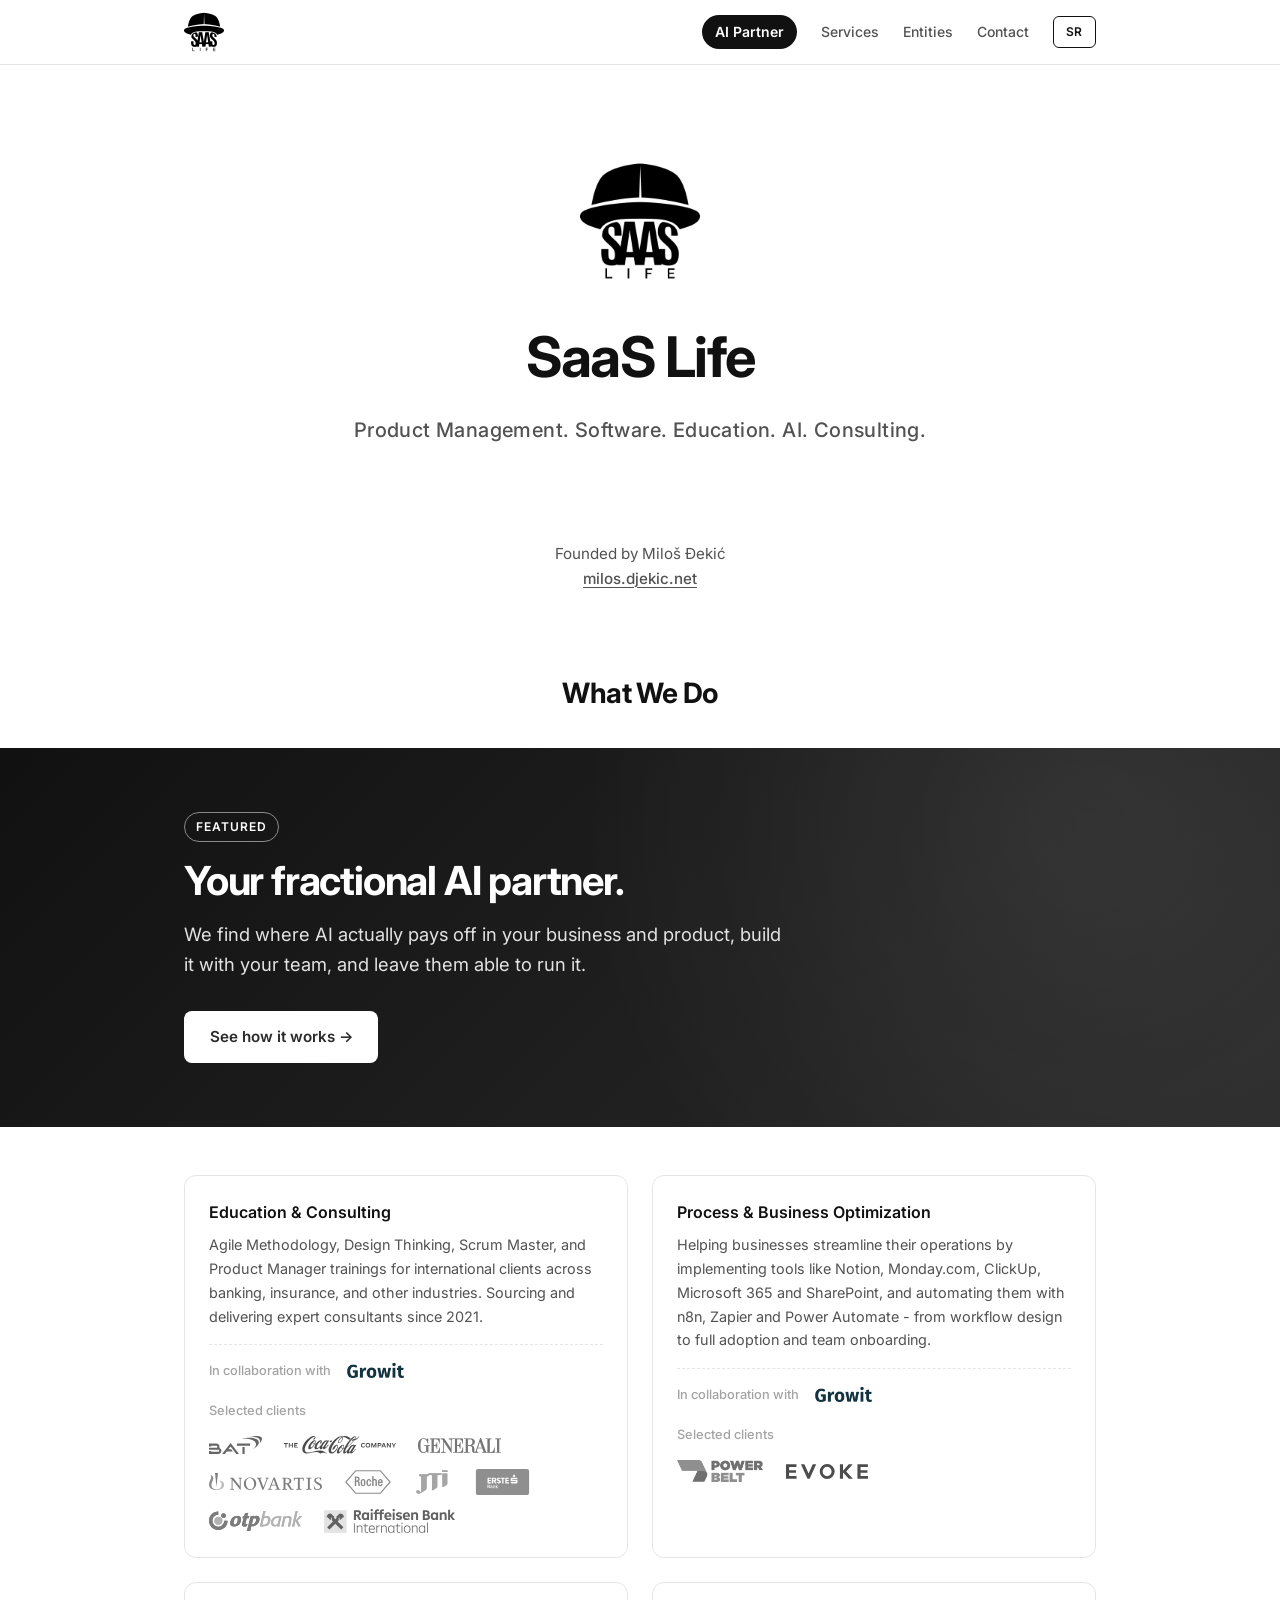
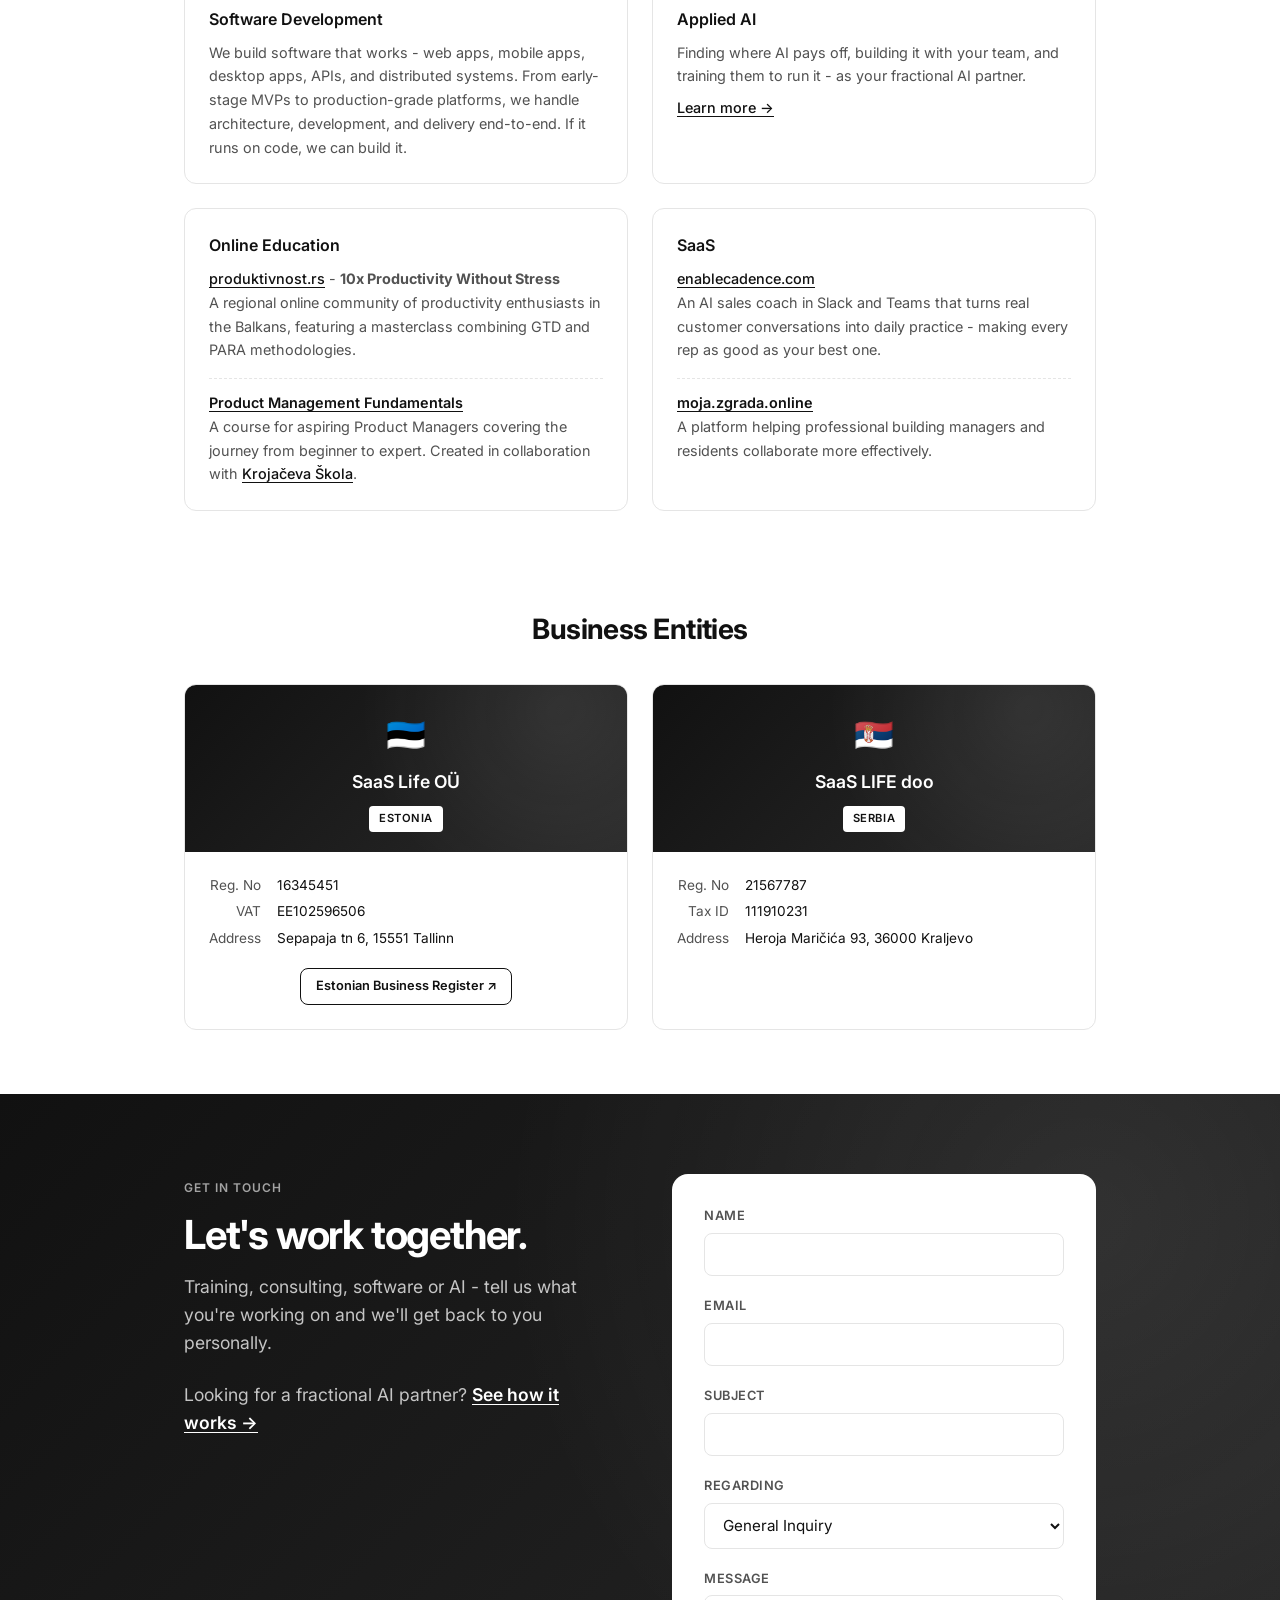
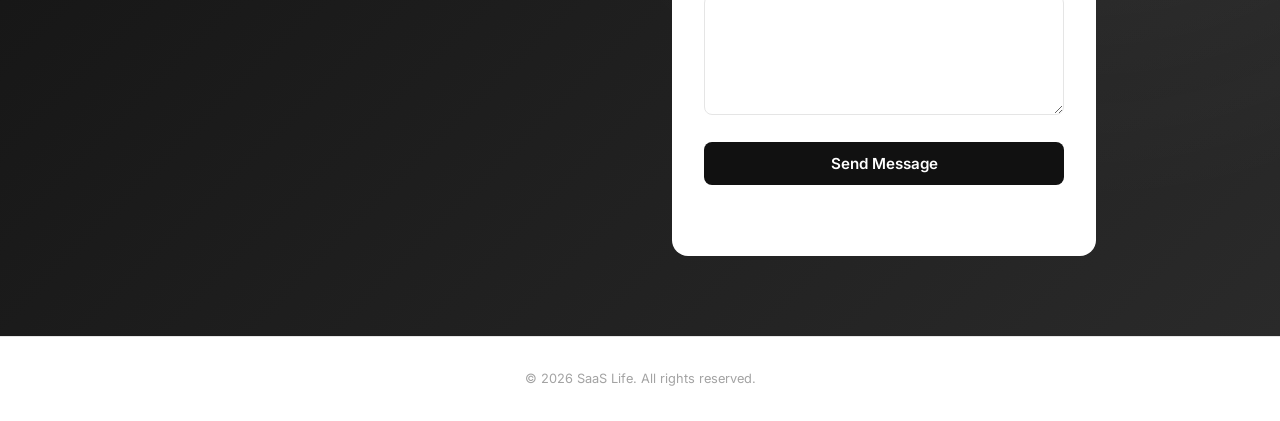
<file: index.html>
<!DOCTYPE html>
<html>
<head>
  <meta charset="UTF-8">
  <meta http-equiv="refresh" content="0;url=/en/">
  <title>SaaS Life</title>
  <meta property="og:type" content="website">
  <meta property="og:site_name" content="SaaS Life">
  <meta property="og:title" content="SaaS Life">
  <meta property="og:description" content="Product Management, Software, Education, AI & Consulting. Your fractional AI partner.">
  <meta property="og:url" content="https://thesaaslife.com/">
  <meta property="og:locale" content="en_US">
  <meta property="og:image" content="https://thesaaslife.com/img/og-image.jpg">
  <meta property="og:image:width" content="1200">
  <meta property="og:image:height" content="630">
  <meta property="og:image:alt" content="SaaS Life logo">
  <meta name="twitter:card" content="summary_large_image">
</head>
<body>
  <p>Redirecting to <a href="/en/">English version</a>...</p>
</body>
</html>
</file>
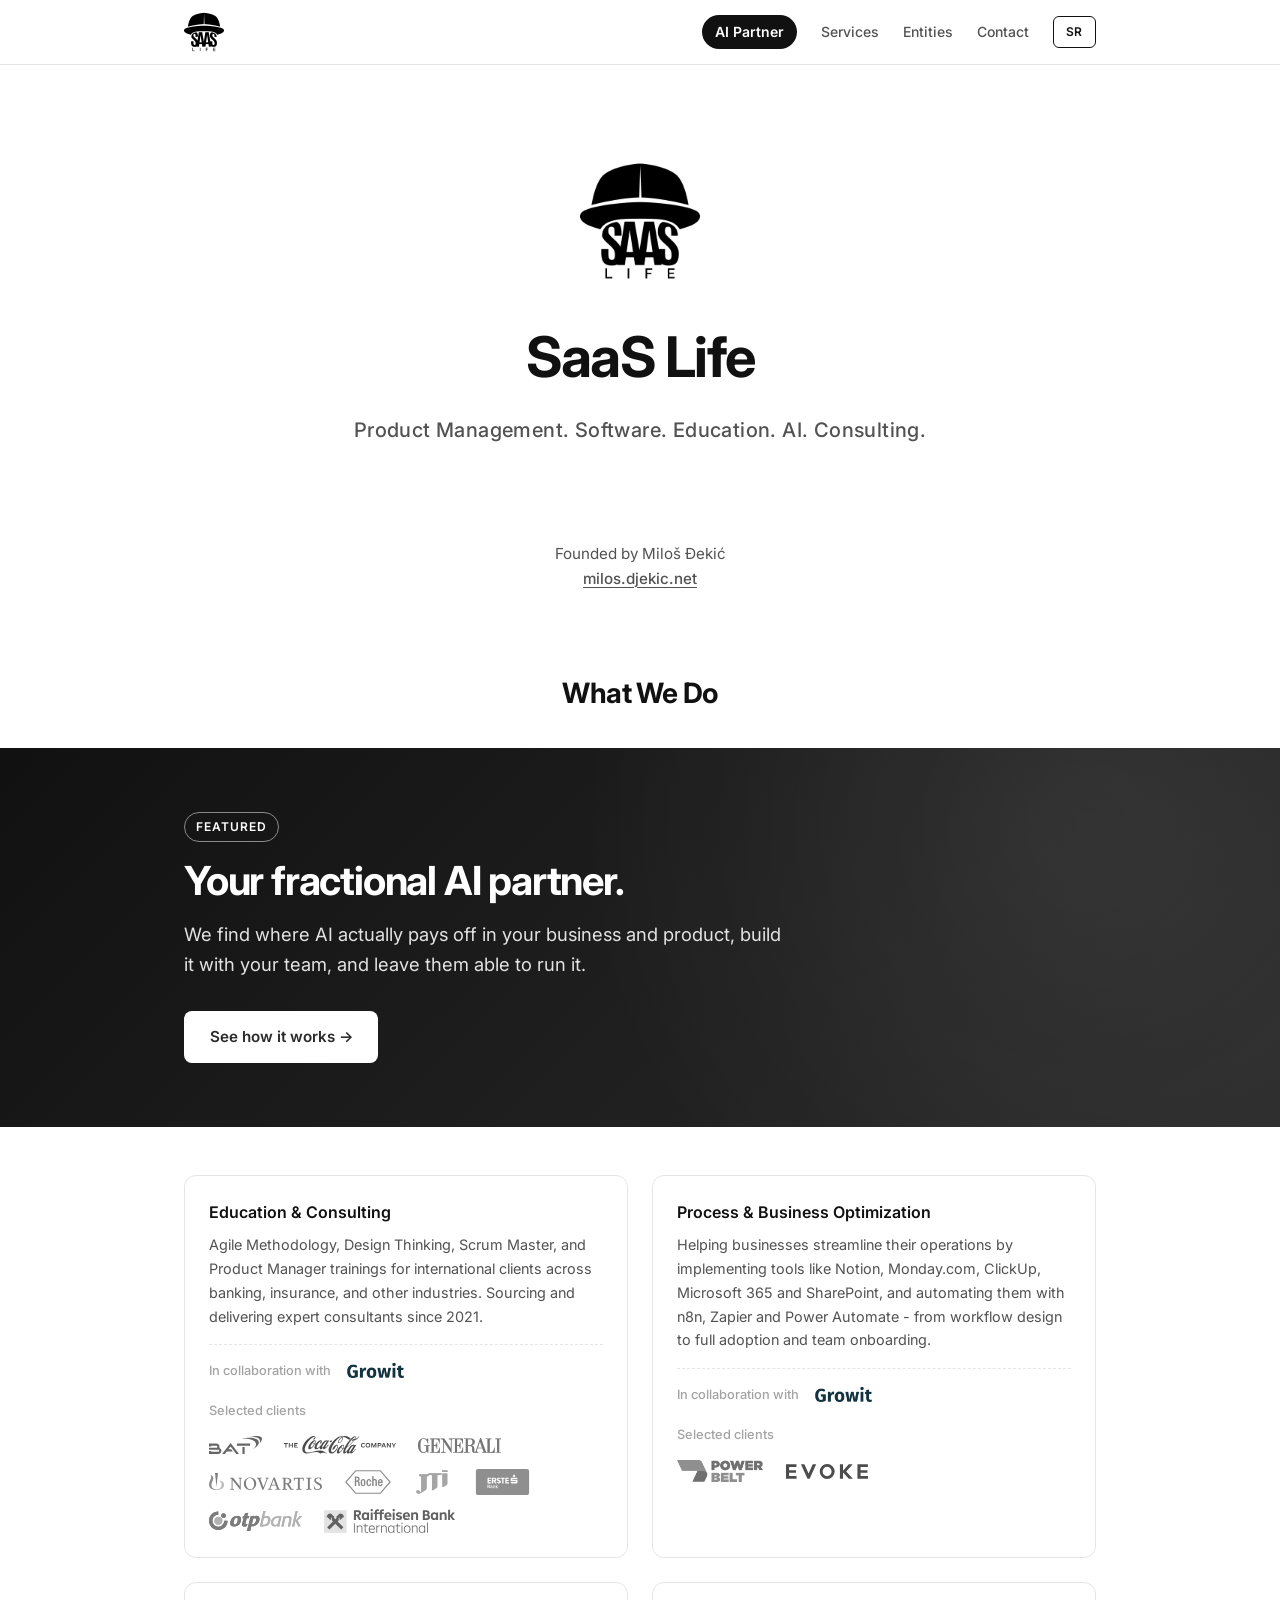
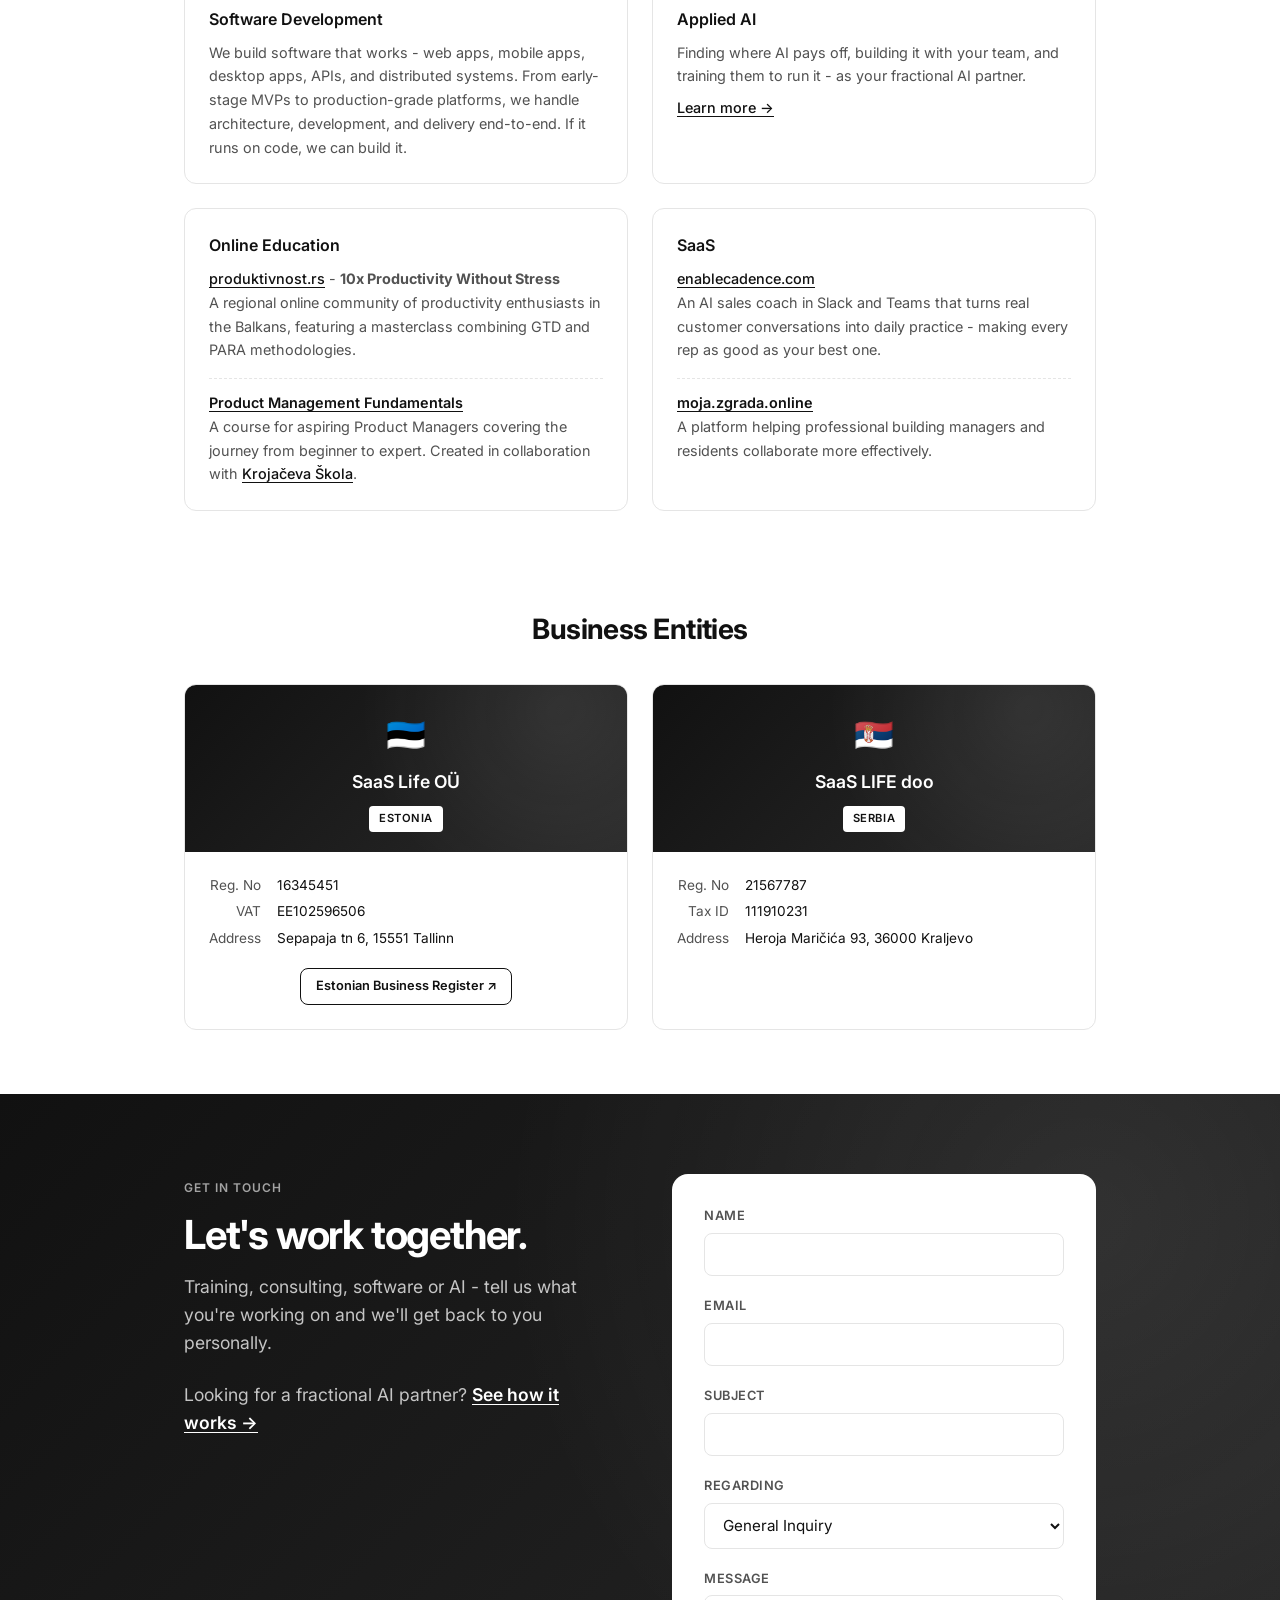
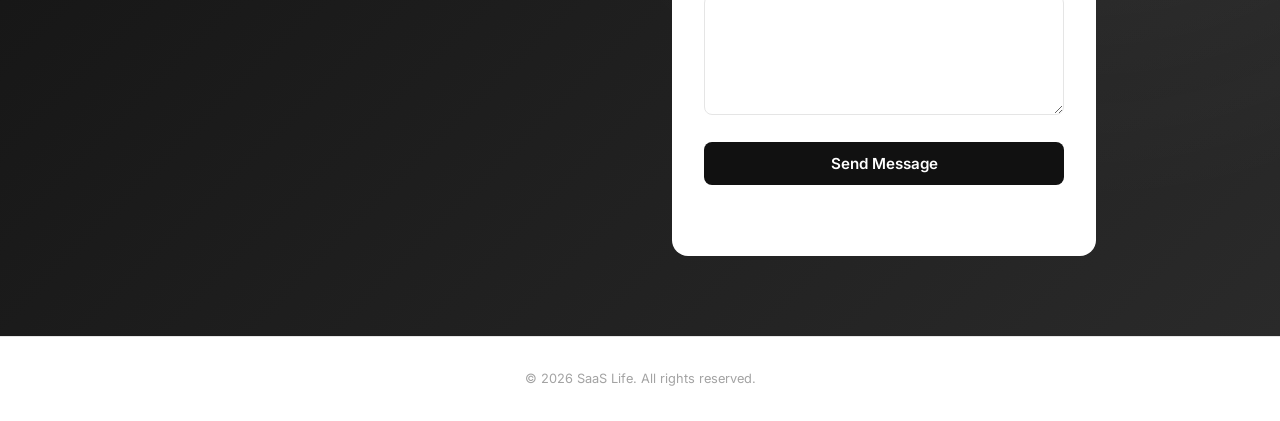
<file: en/index.html>
<!DOCTYPE html>
<html lang="en">
<head>
  <meta charset="UTF-8">
  <meta name="viewport" content="width=device-width, initial-scale=1.0">
  <title>SaaS Life</title>
  <meta name="description" content="SaaS Life - Product Management, Software, Education, AI & Consulting. Companies in Estonia and Serbia.">
  <meta property="og:type" content="website">
  <meta property="og:site_name" content="SaaS Life">
  <meta property="og:title" content="SaaS Life">
  <meta property="og:description" content="Product Management, Software, Education, AI & Consulting. Your fractional AI partner.">
  <meta property="og:url" content="https://thesaaslife.com/en/">
  <meta property="og:locale" content="en_US">
  <meta property="og:image" content="https://thesaaslife.com/img/og-image.jpg">
  <meta property="og:image:width" content="1200">
  <meta property="og:image:height" content="630">
  <meta property="og:image:alt" content="SaaS Life logo">
  <meta name="twitter:card" content="summary_large_image">
  <link rel="icon" href="../favicon.ico">
  <link rel="stylesheet" href="../style.css">
  <link rel="preconnect" href="https://fonts.googleapis.com">
  <link rel="preconnect" href="https://fonts.gstatic.com" crossorigin>
  <link href="https://fonts.googleapis.com/css2?family=Inter:wght@400;500;600;700&display=swap" rel="stylesheet">
</head>
<body>

  <header>
    <div class="header-inner">
      <a href="/en/" class="logo-link">
        <img src="../logo-black.png" alt="SaaS Life logo" class="logo">
      </a>
      <nav>
        <a href="/en/ai-partner/" class="nav-accent">AI Partner</a>
        <a href="#services">Services</a>
        <a href="#companies">Entities</a>
        <a href="#contact">Contact</a>
        <a href="/sr/" class="lang-switch">SR</a>
      </nav>
    </div>
  </header>

  <section class="hero">
    <img src="../logo-black.png" alt="SaaS Life" class="hero-logo">
    <h1>SaaS Life</h1>
    <p class="subtitle">Product Management. Software. Education. AI. Consulting.</p>
  </section>

  <section class="founder">
    <p>Founded by Miloš Đekić</p>
    <a href="https://milos.djekic.net/" target="_blank" rel="noopener">milos.djekic.net</a>
  </section>

  <section id="services" class="services">
    <h2>What We Do</h2>

    <div class="ai-banner">
      <div class="ai-banner-inner">
        <span class="eyebrow">Featured</span>
        <h3>Your fractional AI partner.</h3>
        <p>We find where AI actually pays off in your business and product, build it with your team, and leave them able to run it.</p>
        <a href="/en/ai-partner/" class="btn btn-light">See how it works →</a>
      </div>
    </div>

    <div class="services-grid">
      <div class="service-item">
        <h3>Education & Consulting</h3>
        <p>Agile Methodology, Design Thinking, Scrum Master, and Product Manager trainings for international clients across banking, insurance, and other industries. Sourcing and delivering expert consultants since 2021.</p>
        <a href="https://growit.tech/" target="_blank" rel="noopener" class="partner">
          <span>In collaboration with</span>
          <img src="../img/growit-logo.png" alt="Growit" width="529" height="192">
        </a>
        <div class="clients">
          <span>Selected clients</span>
          <img src="../img/clients/bat.svg" alt="BAT" class="logo-bat">
          <img src="../img/clients/coca-cola.svg" alt="The Coca-Cola Company" class="logo-coca-cola">
          <img src="../img/clients/generali.svg" alt="Generali" class="logo-generali">
          <img src="../img/clients/novartis.svg" alt="Novartis" class="logo-novartis">
          <img src="../img/clients/roche.svg" alt="Roche" class="logo-roche">
          <img src="../img/clients/jti.svg" alt="JTI" class="logo-jti">
          <img src="../img/clients/erste.svg" alt="Erste Bank" class="logo-erste">
          <img src="../img/clients/otp.svg" alt="OTP Bank" class="logo-otp">
          <img src="../img/clients/raiffeisen.svg" alt="Raiffeisen Bank" class="logo-raiffeisen">
        </div>
      </div>

      <div class="service-item">
        <h3>Process & Business Optimization</h3>
        <p>Helping businesses streamline their operations by implementing tools like Notion, Monday.com, ClickUp, Microsoft 365 and SharePoint, and automating them with n8n, Zapier and Power Automate - from workflow design to full adoption and team onboarding.</p>
        <a href="https://growit.tech/" target="_blank" rel="noopener" class="partner">
          <span>In collaboration with</span>
          <img src="../img/growit-logo.png" alt="Growit" width="529" height="192">
        </a>
        <div class="clients">
          <span>Selected clients</span>
          <img src="../img/powerbelt-logo.png" alt="Power Belt" width="157" height="40">
          <img src="../img/evoke-logo.svg" alt="Evoke" width="120" height="22">
        </div>
      </div>

      <div class="service-item">
        <h3>Software Development</h3>
        <p>We build software that works - web apps, mobile apps, desktop apps, APIs, and distributed systems. From early-stage MVPs to production-grade platforms, we handle architecture, development, and delivery end-to-end. If it runs on code, we can build it.</p>
      </div>

      <div class="service-item">
        <h3>Applied AI</h3>
        <p>Finding where AI pays off, building it with your team, and training them to run it - as your fractional AI partner.</p>
        <a href="/en/ai-partner/" class="service-more">Learn more →</a>
      </div>

      <div class="service-item">
        <h3>Online Education</h3>
        <p><a href="https://produktivnost.rs" target="_blank" rel="noopener">produktivnost.rs</a> - <strong>10x Productivity Without Stress</strong></p>
        <p>A regional online community of productivity enthusiasts in the Balkans, featuring a masterclass combining GTD and PARA methodologies.</p>
        <p class="course-collab"><a href="https://www.krojacevaskola.com/kursevi/osnove-produkt-menadzmenta" target="_blank" rel="noopener">Product Management Fundamentals</a></p>
        <p>A course for aspiring Product Managers covering the journey from beginner to expert. Created in collaboration with <a href="https://www.krojacevaskola.com" target="_blank" rel="noopener">Krojačeva Škola</a>.</p>
      </div>

      <div class="service-item">
        <h3>SaaS</h3>
        <p><a href="https://enablecadence.com/" target="_blank" rel="noopener">enablecadence.com</a></p>
        <p>An AI sales coach in Slack and Teams that turns real customer conversations into daily practice - making every rep as good as your best one.</p>
        <p class="course-collab"><a href="https://moja.zgrada.online" target="_blank" rel="noopener">moja.zgrada.online</a></p>
        <p>A platform helping professional building managers and residents collaborate more effectively.</p>
      </div>
    </div>
  </section>

  <section id="companies" class="companies">
    <h2>Business Entities</h2>

    <div class="entities-grid">
      <div class="entity-card">
        <div class="entity-head">
          <span class="flag">🇪🇪</span>
          <h3>SaaS Life OÜ</h3>
          <span class="tag">Estonia</span>
        </div>
        <div class="entity-details">
          <table class="entity-table">
            <tr><th scope="row">Reg. No</th><td>16345451</td></tr>
            <tr><th scope="row">VAT</th><td>EE102596506</td></tr>
            <tr><th scope="row">Address</th><td>Sepapaja tn 6, 15551 Tallinn</td></tr>
          </table>
          <p class="entity-link"><a href="https://ariregister.rik.ee/eng/company/16345451/SAAS-Life-O%C3%9C" target="_blank" rel="noopener">Estonian Business Register ↗</a></p>
        </div>
      </div>

      <div class="entity-card">
        <div class="entity-head">
          <span class="flag">🇷🇸</span>
          <h3>SaaS LIFE doo</h3>
          <span class="tag">Serbia</span>
        </div>
        <div class="entity-details">
          <table class="entity-table">
            <tr><th scope="row">Reg. No</th><td>21567787</td></tr>
            <tr><th scope="row">Tax ID</th><td>111910231</td></tr>
            <tr><th scope="row">Address</th><td>Heroja Maričića 93, 36000 Kraljevo</td></tr>
          </table>
        </div>
      </div>
    </div>
  </section>

  <section id="contact" class="lp-cta">
    <div class="lp-cta-inner">
      <div>
        <span class="eyebrow">Get in touch</span>
        <h2>Let's work together.</h2>
        <p class="lead">Training, consulting, software or AI - tell us what you're working on and we'll get back to you personally.</p>
        <p class="lead">Looking for a fractional AI partner? <a href="/en/ai-partner/">See how it works →</a></p>
      </div>

      <form id="contact-form">
        <div class="form-group">
          <label for="name">Name</label>
          <input type="text" id="name" name="name" required>
        </div>
        <div class="form-group">
          <label for="email">Email</label>
          <input type="email" id="email" name="email" required>
        </div>
        <div class="form-group">
          <label for="subject">Subject</label>
          <input type="text" id="subject" name="subject" required>
        </div>
        <div class="form-group">
          <label for="company">Regarding</label>
          <select id="company" name="company">
            <option value="general">General Inquiry</option>
            <option value="estonia">SaaS Life OÜ (Estonia)</option>
            <option value="serbia">SaaS LIFE doo (Serbia)</option>
          </select>
        </div>
        <div class="form-group">
          <label for="message">Message</label>
          <textarea id="message" name="message" rows="5" required></textarea>
        </div>
        <button type="submit">Send Message</button>
        <p id="form-status" class="form-status" role="status"></p>
      </form>
    </div>
  </section>

  <footer>
    <p>&copy; 2026 SaaS Life. All rights reserved.</p>
  </footer>

  <script src="../main.js"></script>
</body>
</html>
</file>
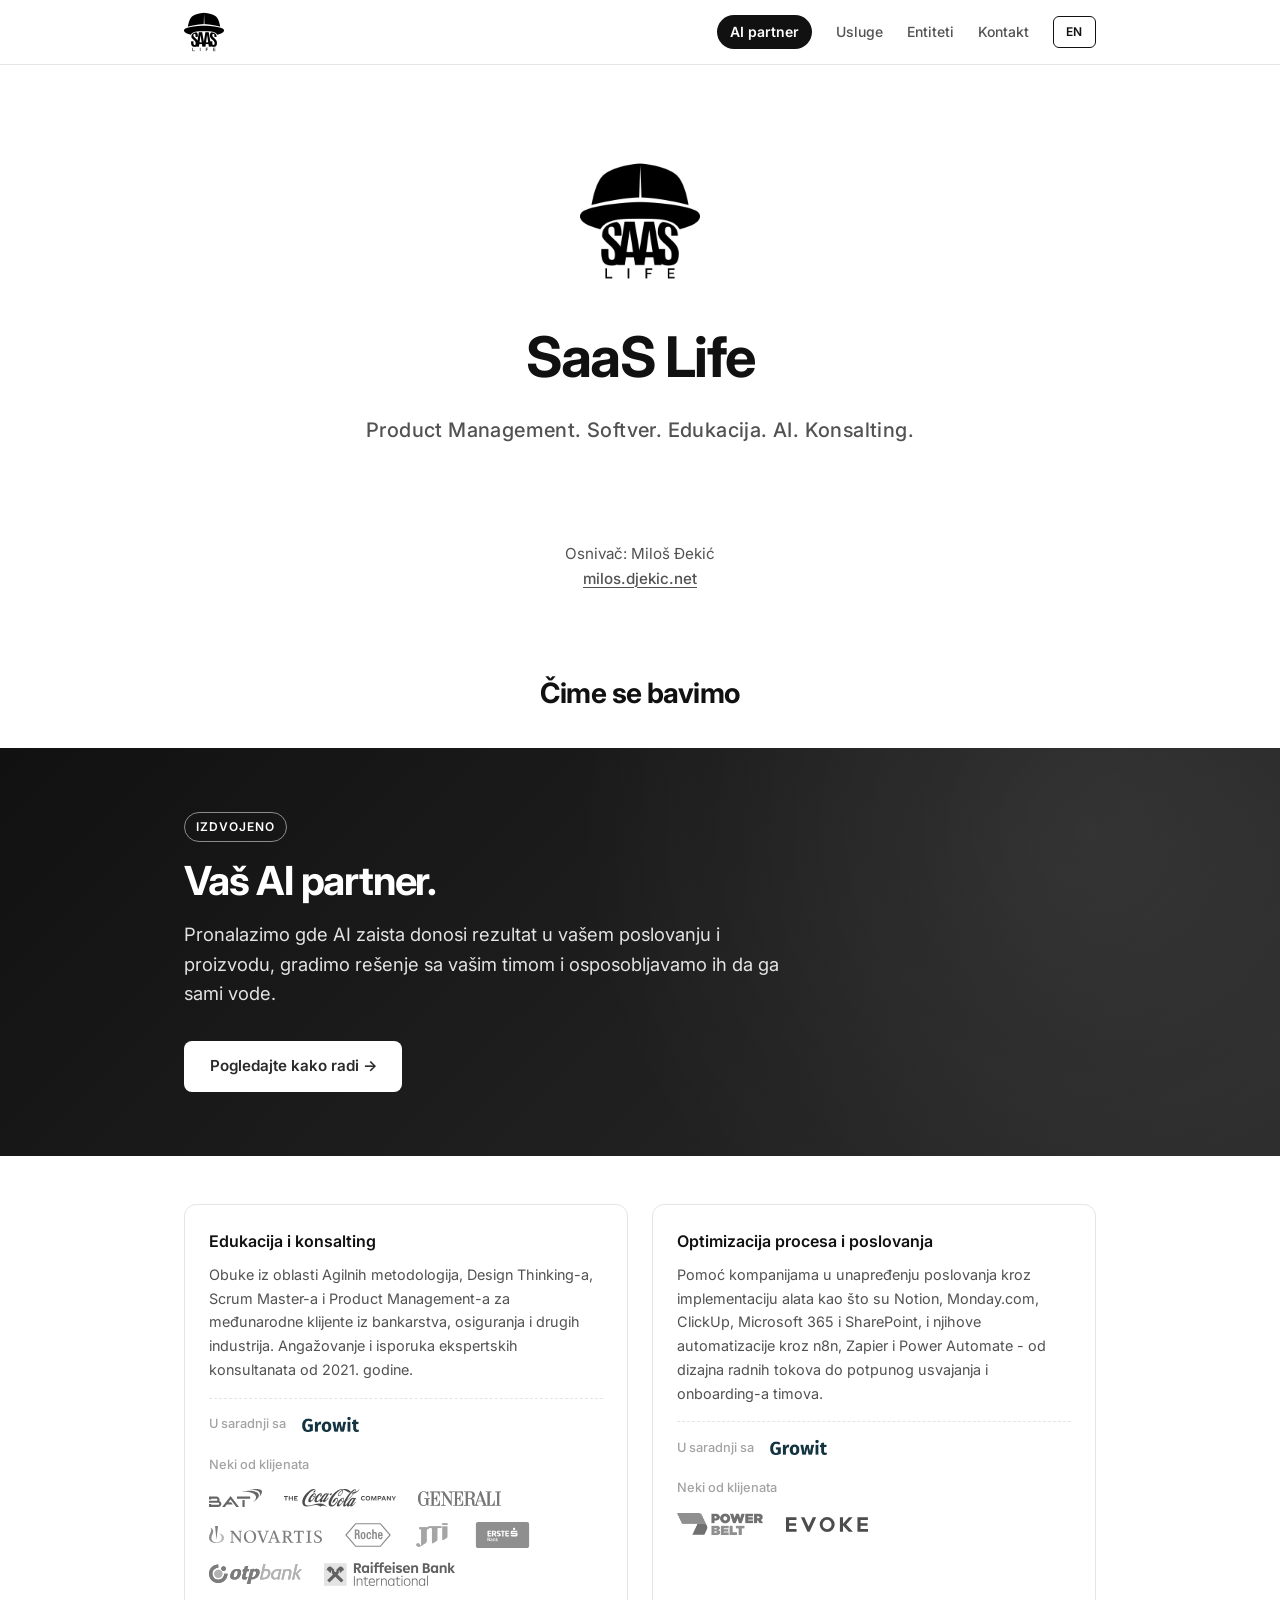
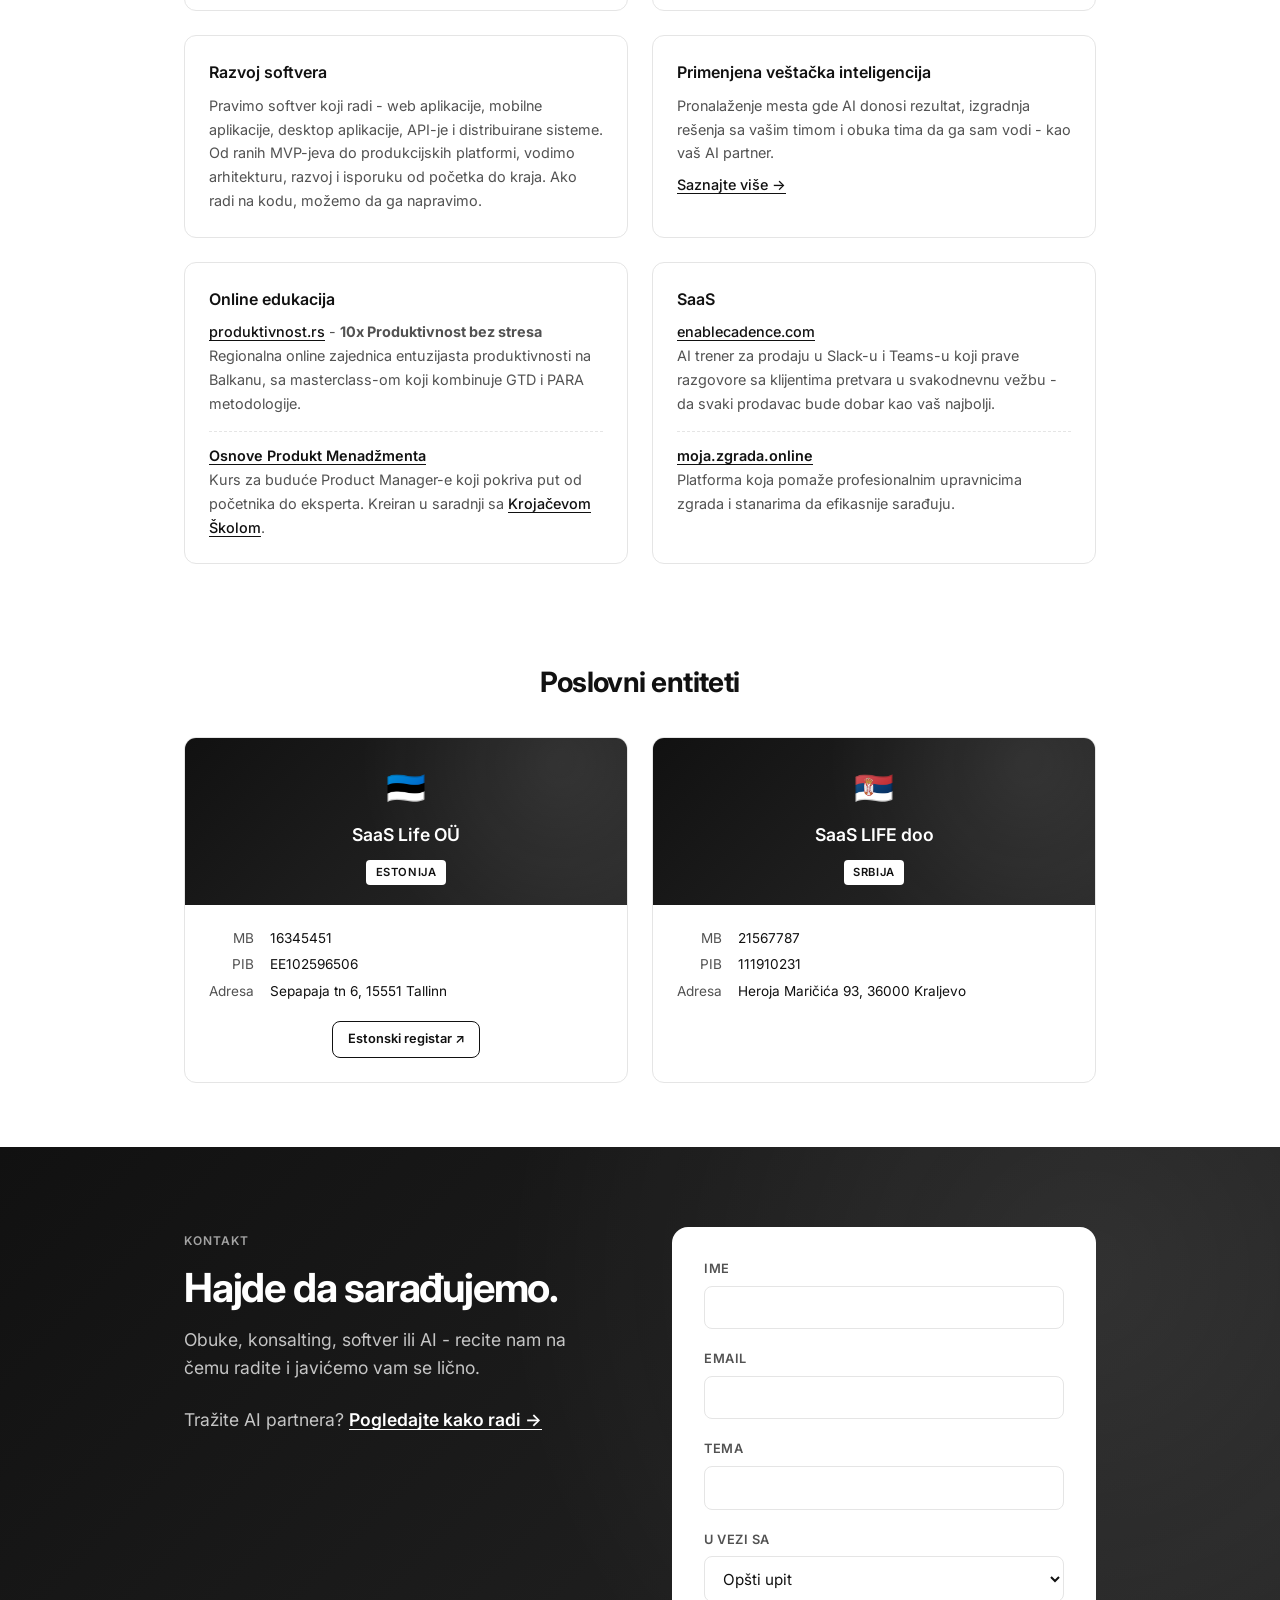
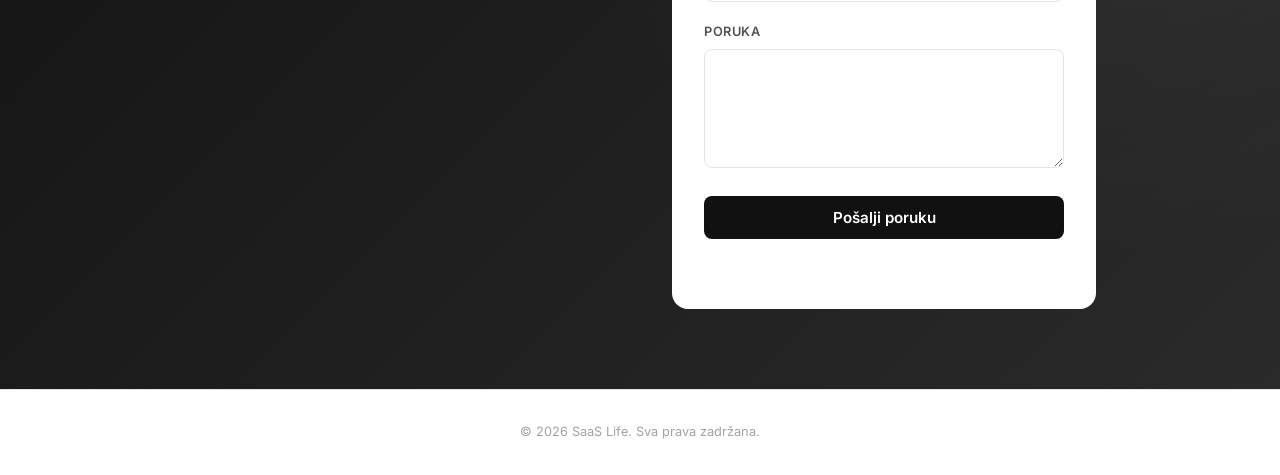
<file: sr/index.html>
<!DOCTYPE html>
<html lang="sr">
<head>
  <meta charset="UTF-8">
  <meta name="viewport" content="width=device-width, initial-scale=1.0">
  <title>SaaS Life</title>
  <meta name="description" content="SaaS Life - Product Management, Softver, Edukacija, AI i Konsalting. Kompanije u Estoniji i Srbiji.">
  <meta property="og:type" content="website">
  <meta property="og:site_name" content="SaaS Life">
  <meta property="og:title" content="SaaS Life">
  <meta property="og:description" content="Product Management, softver, edukacija, AI i konsalting. Vaš AI partner.">
  <meta property="og:url" content="https://thesaaslife.com/sr/">
  <meta property="og:locale" content="sr_RS">
  <meta property="og:image" content="https://thesaaslife.com/img/og-image.jpg">
  <meta property="og:image:width" content="1200">
  <meta property="og:image:height" content="630">
  <meta property="og:image:alt" content="SaaS Life logo">
  <meta name="twitter:card" content="summary_large_image">
  <link rel="icon" href="../favicon.ico">
  <link rel="stylesheet" href="../style.css">
  <link rel="preconnect" href="https://fonts.googleapis.com">
  <link rel="preconnect" href="https://fonts.gstatic.com" crossorigin>
  <link href="https://fonts.googleapis.com/css2?family=Inter:wght@400;500;600;700&display=swap" rel="stylesheet">
</head>
<body>

  <header>
    <div class="header-inner">
      <a href="/sr/" class="logo-link">
        <img src="../logo-black.png" alt="SaaS Life logo" class="logo">
      </a>
      <nav>
        <a href="/sr/ai-partner/" class="nav-accent">AI partner</a>
        <a href="#services">Usluge</a>
        <a href="#companies">Entiteti</a>
        <a href="#contact">Kontakt</a>
        <a href="/en/" class="lang-switch">EN</a>
      </nav>
    </div>
  </header>

  <section class="hero">
    <img src="../logo-black.png" alt="SaaS Life" class="hero-logo">
    <h1>SaaS Life</h1>
    <p class="subtitle">Product Management. Softver. Edukacija. AI. Konsalting.</p>
  </section>

  <section class="founder">
    <p>Osnivač: Miloš Đekić</p>
    <a href="https://milos.djekic.net/" target="_blank" rel="noopener">milos.djekic.net</a>
  </section>

  <section id="services" class="services">
    <h2>Čime se bavimo</h2>

    <div class="ai-banner">
      <div class="ai-banner-inner">
        <span class="eyebrow">Izdvojeno</span>
        <h3>Vaš AI partner.</h3>
        <p>Pronalazimo gde AI zaista donosi rezultat u vašem poslovanju i proizvodu, gradimo rešenje sa vašim timom i osposobljavamo ih da ga sami vode.</p>
        <a href="/sr/ai-partner/" class="btn btn-light">Pogledajte kako radi →</a>
      </div>
    </div>

    <div class="services-grid">
      <div class="service-item">
        <h3>Edukacija i konsalting</h3>
        <p>Obuke iz oblasti Agilnih metodologija, Design Thinking-a, Scrum Master-a i Product Management-a za međunarodne klijente iz bankarstva, osiguranja i drugih industrija. Angažovanje i isporuka ekspertskih konsultanata od 2021. godine.</p>
        <a href="https://growit.tech/" target="_blank" rel="noopener" class="partner">
          <span>U saradnji sa</span>
          <img src="../img/growit-logo.png" alt="Growit" width="529" height="192">
        </a>
        <div class="clients">
          <span>Neki od klijenata</span>
          <img src="../img/clients/bat.svg" alt="BAT" class="logo-bat">
          <img src="../img/clients/coca-cola.svg" alt="The Coca-Cola Company" class="logo-coca-cola">
          <img src="../img/clients/generali.svg" alt="Generali" class="logo-generali">
          <img src="../img/clients/novartis.svg" alt="Novartis" class="logo-novartis">
          <img src="../img/clients/roche.svg" alt="Roche" class="logo-roche">
          <img src="../img/clients/jti.svg" alt="JTI" class="logo-jti">
          <img src="../img/clients/erste.svg" alt="Erste Bank" class="logo-erste">
          <img src="../img/clients/otp.svg" alt="OTP Bank" class="logo-otp">
          <img src="../img/clients/raiffeisen.svg" alt="Raiffeisen Bank" class="logo-raiffeisen">
        </div>
      </div>

      <div class="service-item">
        <h3>Optimizacija procesa i poslovanja</h3>
        <p>Pomoć kompanijama u unapređenju poslovanja kroz implementaciju alata kao što su Notion, Monday.com, ClickUp, Microsoft 365 i SharePoint, i njihove automatizacije kroz n8n, Zapier i Power Automate - od dizajna radnih tokova do potpunog usvajanja i onboarding-a timova.</p>
        <a href="https://growit.tech/" target="_blank" rel="noopener" class="partner">
          <span>U saradnji sa</span>
          <img src="../img/growit-logo.png" alt="Growit" width="529" height="192">
        </a>
        <div class="clients">
          <span>Neki od klijenata</span>
          <img src="../img/powerbelt-logo.png" alt="Power Belt" width="157" height="40">
          <img src="../img/evoke-logo.svg" alt="Evoke" width="120" height="22">
        </div>
      </div>

      <div class="service-item">
        <h3>Razvoj softvera</h3>
        <p>Pravimo softver koji radi - web aplikacije, mobilne aplikacije, desktop aplikacije, API-je i distribuirane sisteme. Od ranih MVP-jeva do produkcijskih platformi, vodimo arhitekturu, razvoj i isporuku od početka do kraja. Ako radi na kodu, možemo da ga napravimo.</p>
      </div>

      <div class="service-item">
        <h3>Primenjena veštačka inteligencija</h3>
        <p>Pronalaženje mesta gde AI donosi rezultat, izgradnja rešenja sa vašim timom i obuka tima da ga sam vodi - kao vaš AI partner.</p>
        <a href="/sr/ai-partner/" class="service-more">Saznajte više →</a>
      </div>

      <div class="service-item">
        <h3>Online edukacija</h3>
        <p><a href="https://produktivnost.rs" target="_blank" rel="noopener">produktivnost.rs</a> - <strong>10x Produktivnost bez stresa</strong></p>
        <p>Regionalna online zajednica entuzijasta produktivnosti na Balkanu, sa masterclass-om koji kombinuje GTD i PARA metodologije.</p>
        <p class="course-collab"><a href="https://www.krojacevaskola.com/kursevi/osnove-produkt-menadzmenta" target="_blank" rel="noopener">Osnove Produkt Menadžmenta</a></p>
        <p>Kurs za buduće Product Manager-e koji pokriva put od početnika do eksperta. Kreiran u saradnji sa <a href="https://www.krojacevaskola.com" target="_blank" rel="noopener">Krojačevom Školom</a>.</p>
      </div>

      <div class="service-item">
        <h3>SaaS</h3>
        <p><a href="https://enablecadence.com/" target="_blank" rel="noopener">enablecadence.com</a></p>
        <p>AI trener za prodaju u Slack-u i Teams-u koji prave razgovore sa klijentima pretvara u svakodnevnu vežbu - da svaki prodavac bude dobar kao vaš najbolji.</p>
        <p class="course-collab"><a href="https://moja.zgrada.online" target="_blank" rel="noopener">moja.zgrada.online</a></p>
        <p>Platforma koja pomaže profesionalnim upravnicima zgrada i stanarima da efikasnije sarađuju.</p>
      </div>
    </div>
  </section>

  <section id="companies" class="companies">
    <h2>Poslovni entiteti</h2>

    <div class="entities-grid">
      <div class="entity-card">
        <div class="entity-head">
          <span class="flag">🇪🇪</span>
          <h3>SaaS Life OÜ</h3>
          <span class="tag">Estonija</span>
        </div>
        <div class="entity-details">
          <table class="entity-table">
            <tr><th scope="row">MB</th><td>16345451</td></tr>
            <tr><th scope="row">PIB</th><td>EE102596506</td></tr>
            <tr><th scope="row">Adresa</th><td>Sepapaja tn 6, 15551 Tallinn</td></tr>
          </table>
          <p class="entity-link"><a href="https://ariregister.rik.ee/eng/company/16345451/SAAS-Life-O%C3%9C" target="_blank" rel="noopener">Estonski registar ↗</a></p>
        </div>
      </div>

      <div class="entity-card">
        <div class="entity-head">
          <span class="flag">🇷🇸</span>
          <h3>SaaS LIFE doo</h3>
          <span class="tag">Srbija</span>
        </div>
        <div class="entity-details">
          <table class="entity-table">
            <tr><th scope="row">MB</th><td>21567787</td></tr>
            <tr><th scope="row">PIB</th><td>111910231</td></tr>
            <tr><th scope="row">Adresa</th><td>Heroja Maričića 93, 36000 Kraljevo</td></tr>
          </table>
        </div>
      </div>
    </div>
  </section>

  <section id="contact" class="lp-cta">
    <div class="lp-cta-inner">
      <div>
        <span class="eyebrow">Kontakt</span>
        <h2>Hajde da sarađujemo.</h2>
        <p class="lead">Obuke, konsalting, softver ili AI - recite nam na čemu radite i javićemo vam se lično.</p>
        <p class="lead">Tražite AI partnera? <a href="/sr/ai-partner/">Pogledajte kako radi →</a></p>
      </div>

      <form id="contact-form">
        <div class="form-group">
          <label for="name">Ime</label>
          <input type="text" id="name" name="name" required>
        </div>
        <div class="form-group">
          <label for="email">Email</label>
          <input type="email" id="email" name="email" required>
        </div>
        <div class="form-group">
          <label for="subject">Tema</label>
          <input type="text" id="subject" name="subject" required>
        </div>
        <div class="form-group">
          <label for="company">U vezi sa</label>
          <select id="company" name="company">
            <option value="general">Opšti upit</option>
            <option value="estonia">SaaS Life OÜ (Estonija)</option>
            <option value="serbia">SaaS LIFE doo (Srbija)</option>
          </select>
        </div>
        <div class="form-group">
          <label for="message">Poruka</label>
          <textarea id="message" name="message" rows="5" required></textarea>
        </div>
        <button type="submit">Pošalji poruku</button>
        <p id="form-status" class="form-status" role="status"></p>
      </form>
    </div>
  </section>

  <footer>
    <p>&copy; 2026 SaaS Life. Sva prava zadržana.</p>
  </footer>

  <script src="../main.js"></script>
</body>
</html>
</file>
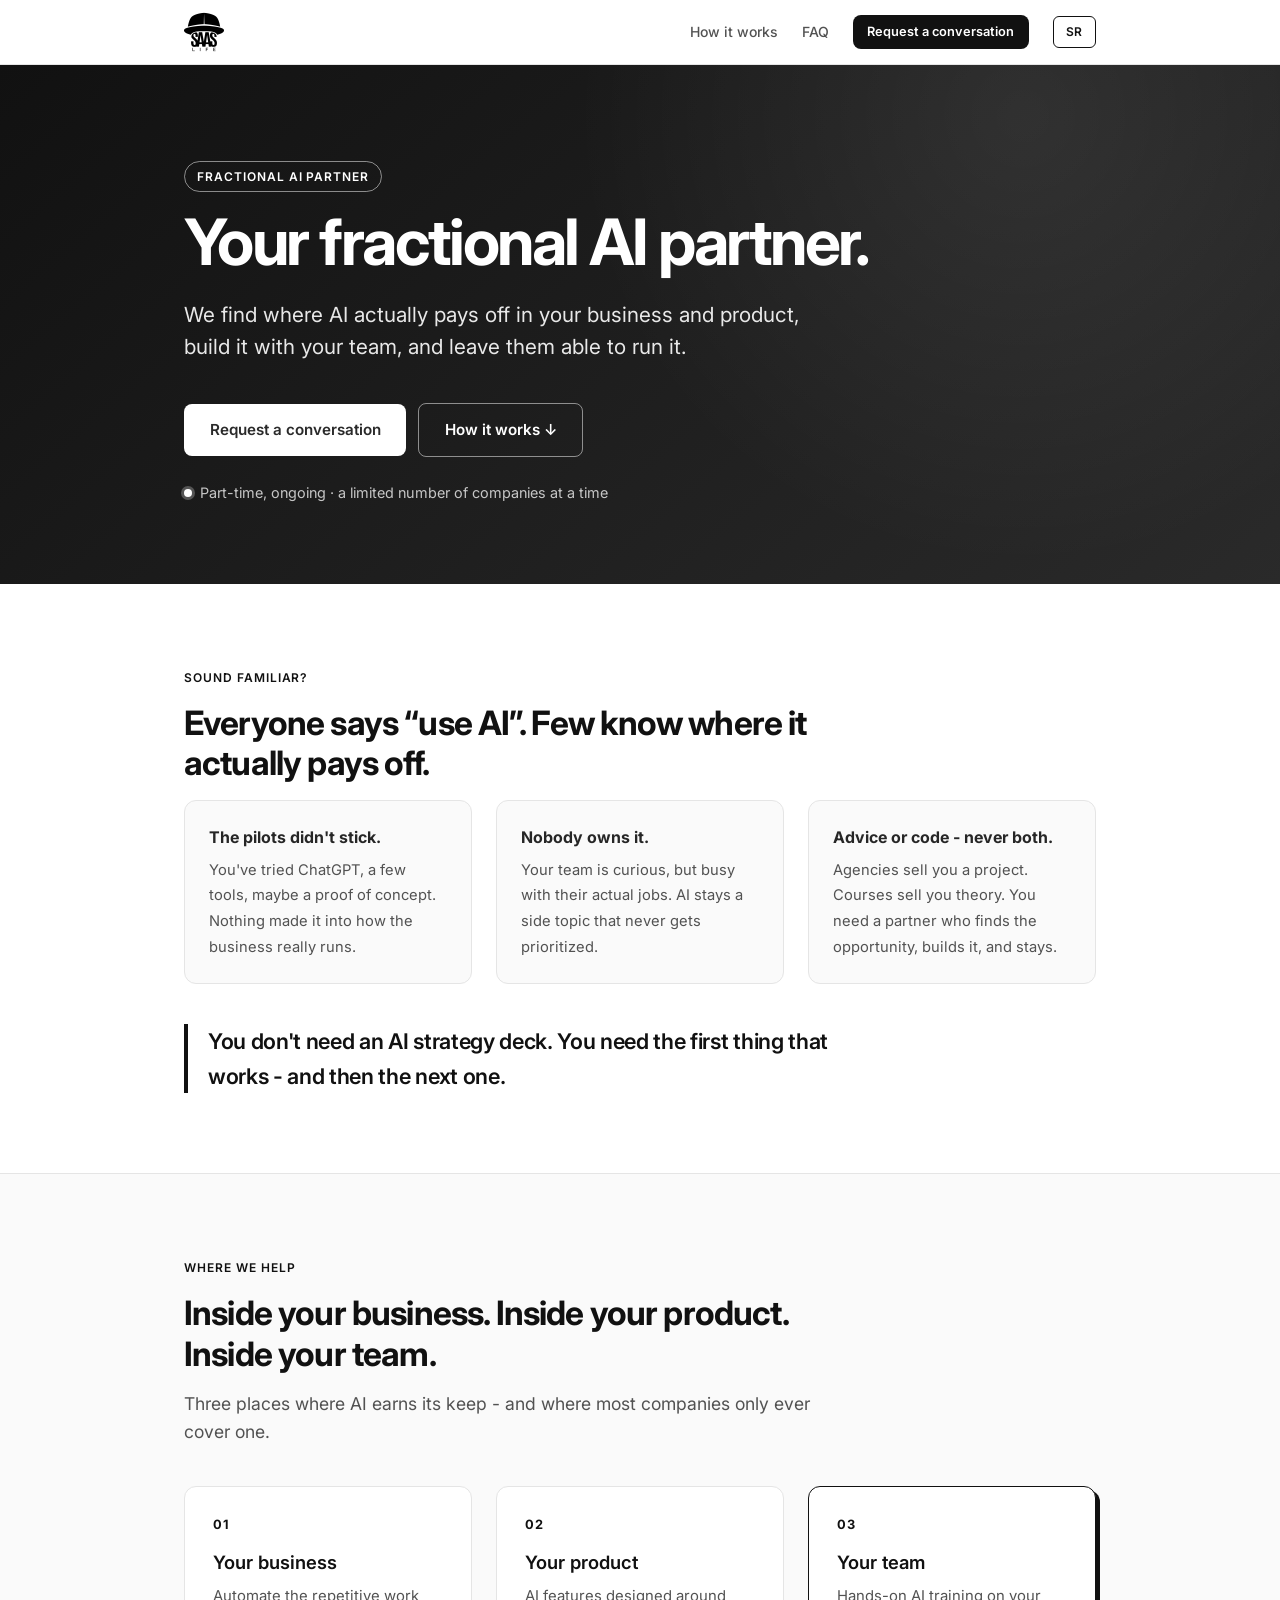
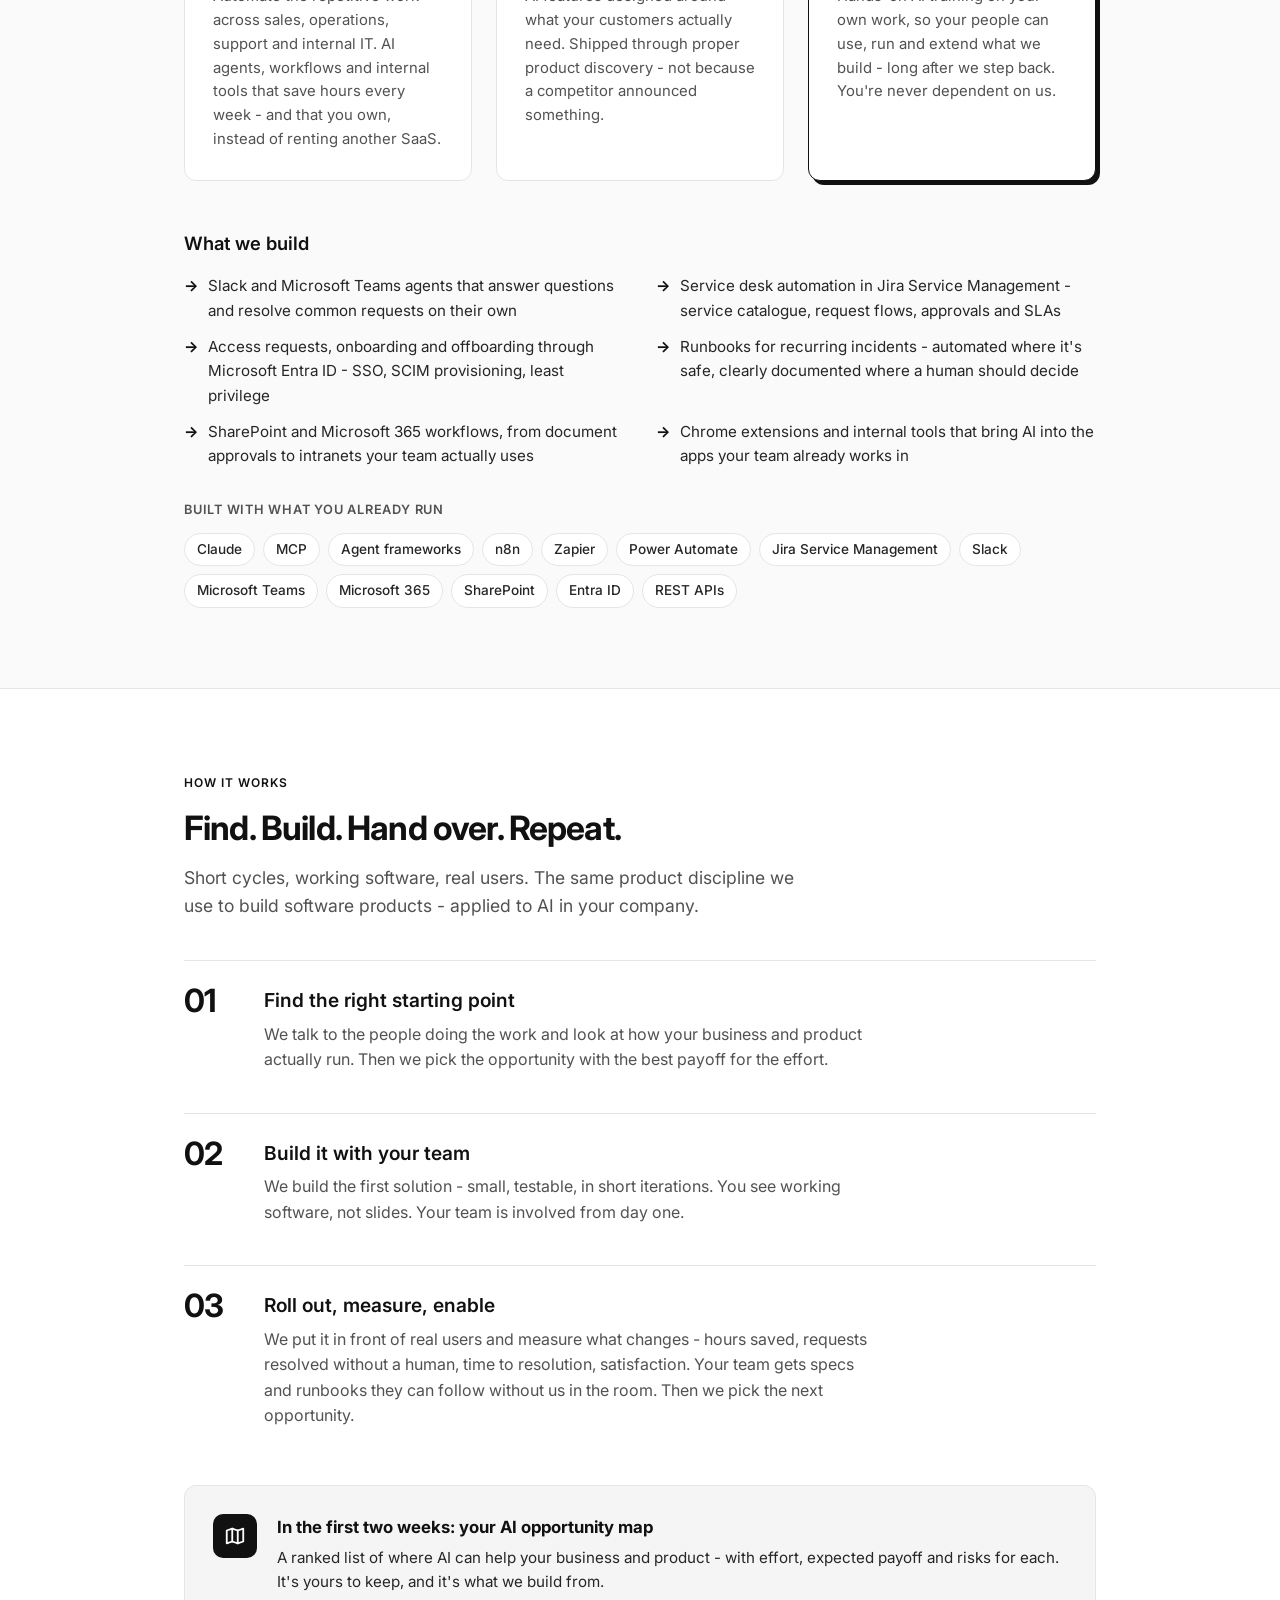
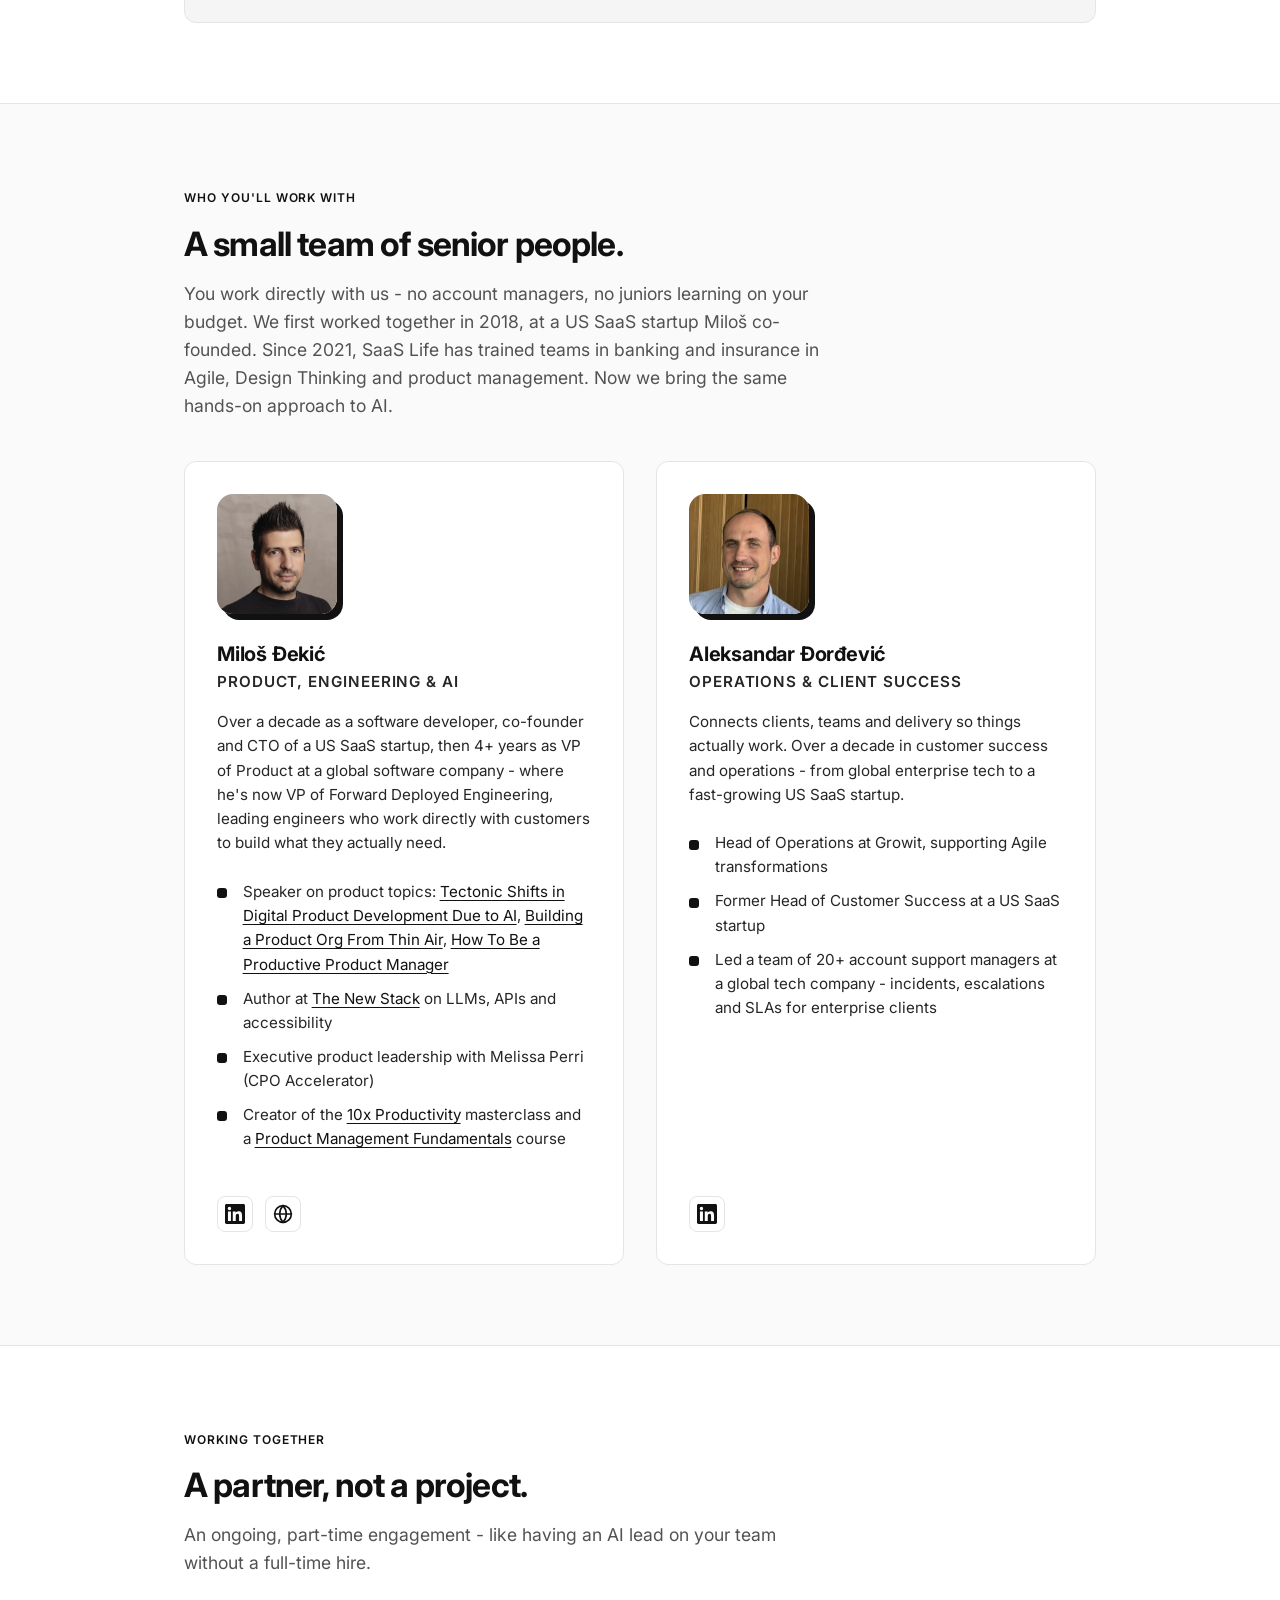
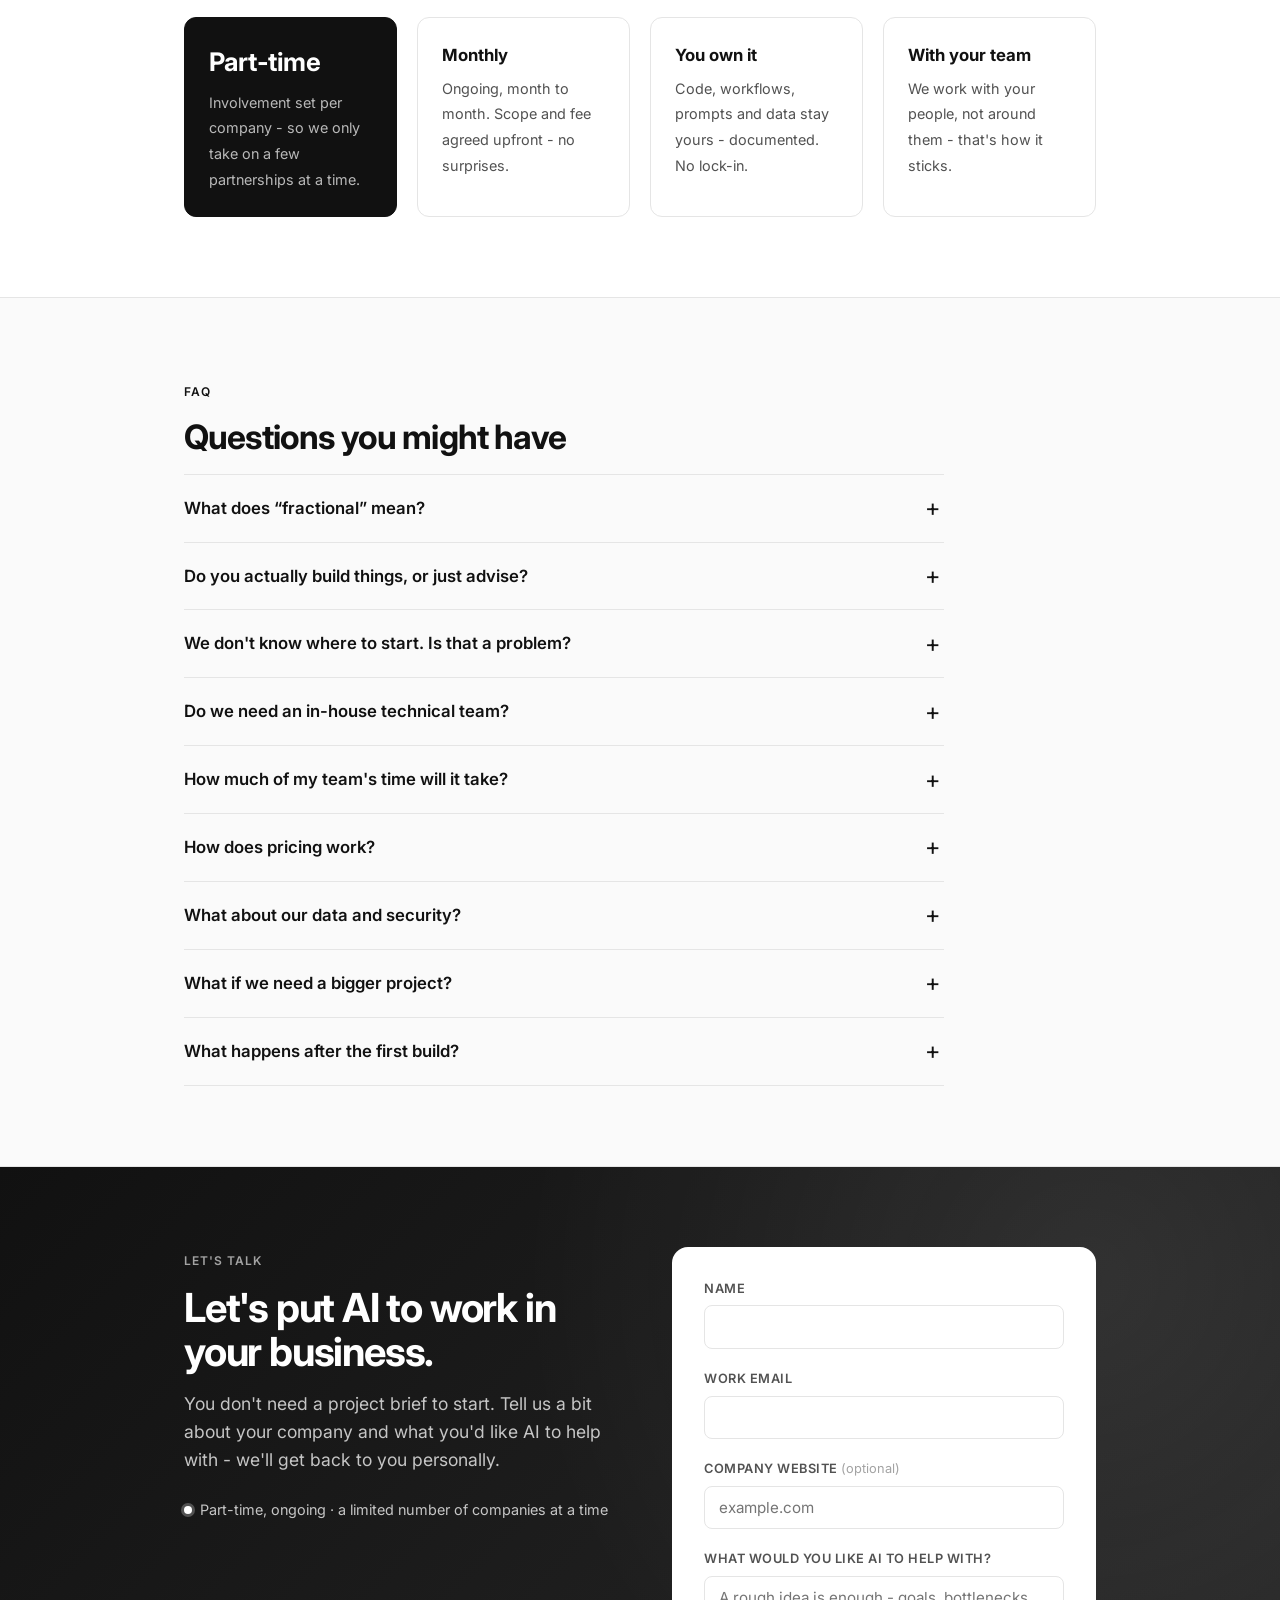
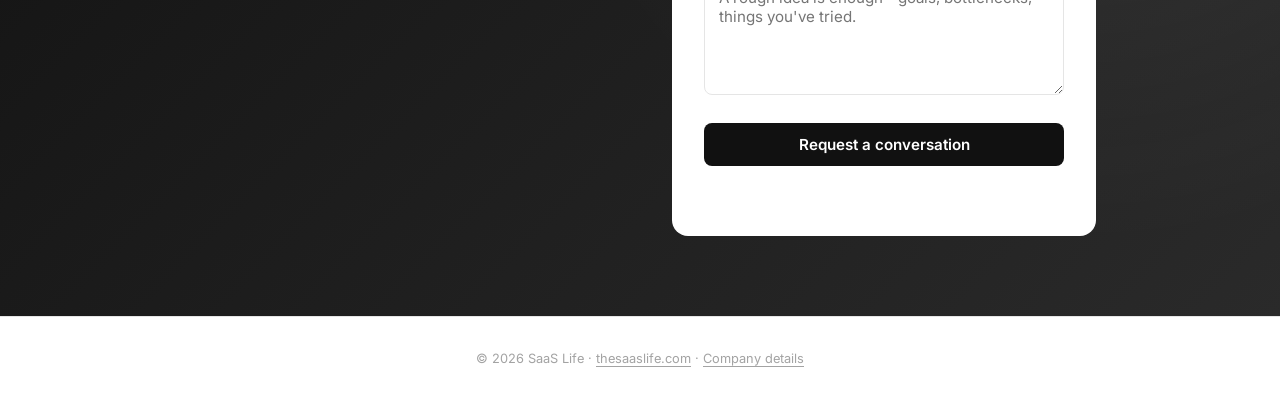
<file: en/ai-partner/index.html>
<!DOCTYPE html>
<html lang="en">
<head>
  <meta charset="UTF-8">
  <meta name="viewport" content="width=device-width, initial-scale=1.0">
  <title>Fractional AI Partner | SaaS Life</title>
  <meta name="description" content="Your fractional AI partner. We find where AI actually pays off in your business and product, build it with your team, and leave them able to run it.">
  <link rel="canonical" href="https://thesaaslife.com/en/ai-partner/">
  <link rel="alternate" hreflang="en" href="https://thesaaslife.com/en/ai-partner/">
  <link rel="alternate" hreflang="sr" href="https://thesaaslife.com/sr/ai-partner/">
  <meta property="og:type" content="website">
  <meta property="og:title" content="Your fractional AI partner - SaaS Life">
  <meta property="og:description" content="We find where AI actually pays off in your business and product, build it with your team, and leave them able to run it.">
  <meta property="og:url" content="https://thesaaslife.com/en/ai-partner/">
  <meta property="og:site_name" content="SaaS Life">
  <meta property="og:image" content="https://thesaaslife.com/img/og-image.jpg">
  <meta property="og:image:width" content="1200">
  <meta property="og:image:height" content="630">
  <meta property="og:image:alt" content="SaaS Life logo">
  <meta name="twitter:card" content="summary_large_image">
  <link rel="icon" href="/favicon.ico">
  <link rel="stylesheet" href="/style.css">
  <link rel="preconnect" href="https://fonts.googleapis.com">
  <link rel="preconnect" href="https://fonts.gstatic.com" crossorigin>
  <link href="https://fonts.googleapis.com/css2?family=Inter:wght@400;500;600;700&display=swap" rel="stylesheet">
</head>
<body>

  <header>
    <div class="header-inner">
      <a href="/en/" class="logo-link">
        <img src="/logo-black.png" alt="SaaS Life logo" class="logo">
      </a>
      <nav>
        <a href="#how">How it works</a>
        <a href="#faq">FAQ</a>
        <a href="#contact" class="btn btn-accent btn-small header-cta">Request a conversation</a>
        <a href="/sr/ai-partner/" class="lang-switch">SR</a>
      </nav>
    </div>
  </header>

  <section class="lp-hero">
    <div class="lp-hero-inner">
      <span class="eyebrow">Fractional AI Partner</span>
      <h1>Your fractional AI&nbsp;partner.</h1>
      <p class="lead">We find where AI actually pays off in your business and product, build it with your team, and leave them able to run it.</p>
      <div class="lp-actions">
        <a href="#contact" class="btn btn-light">Request a conversation</a>
        <a href="#how" class="btn btn-ghost">How it works ↓</a>
      </div>
      <p class="lp-note">Part-time, ongoing · a limited number of companies at a time</p>
    </div>
  </section>

  <section class="lp-section">
    <span class="eyebrow">Sound familiar?</span>
    <h2>Everyone says “use AI”. Few know where it actually pays off.</h2>
    <ul class="pain-list">
      <li>
        <strong>The pilots didn't stick.</strong>
        <span>You've tried ChatGPT, a few tools, maybe a proof of concept. Nothing made it into how the business really runs.</span>
      </li>
      <li>
        <strong>Nobody owns it.</strong>
        <span>Your team is curious, but busy with their actual jobs. AI stays a side topic that never gets prioritized.</span>
      </li>
      <li>
        <strong>Advice or code - never both.</strong>
        <span>Agencies sell you a project. Courses sell you theory. You need a partner who finds the opportunity, builds it, and stays.</span>
      </li>
    </ul>
    <p class="punchline">You don't need an AI strategy deck. You need the first thing that works - and then the next one.</p>
  </section>

  <section class="lp-band">
    <div class="lp-section">
      <span class="eyebrow">Where we help</span>
      <h2>Inside your business. Inside your product. Inside your team.</h2>
      <p class="lead">Three places where AI earns its keep - and where most companies only ever cover one.</p>
      <div class="lp-cards">
        <div class="lp-card">
          <span class="num">01</span>
          <h3>Your business</h3>
          <p>Automate the repetitive work across sales, operations, support and internal IT. AI agents, workflows and internal tools that save hours every week - and that you own, instead of renting another SaaS.</p>
        </div>
        <div class="lp-card">
          <span class="num">02</span>
          <h3>Your product</h3>
          <p>AI features designed around what your customers actually need. Shipped through proper product discovery - not because a competitor announced something.</p>
        </div>
        <div class="lp-card highlight">
          <span class="num">03</span>
          <h3>Your team</h3>
          <p>Hands-on AI training on your own work, so your people can use, run and extend what we build - long after we step back. You're never dependent on us.</p>
        </div>
      </div>

      <div class="build">
        <h3>What we build</h3>
        <ul class="build-list">
          <li>Slack and Microsoft Teams agents that answer questions and resolve common requests on their own</li>
          <li>Service desk automation in Jira Service Management - service catalogue, request flows, approvals and SLAs</li>
          <li>Access requests, onboarding and offboarding through Microsoft Entra ID - SSO, SCIM provisioning, least privilege</li>
          <li>Runbooks for recurring incidents - automated where it's safe, clearly documented where a human should decide</li>
          <li>SharePoint and Microsoft 365 workflows, from document approvals to intranets your team actually uses</li>
          <li>Chrome extensions and internal tools that bring AI into the apps your team already works in</li>
        </ul>
        <p class="tools-label">Built with what you already run</p>
        <ul class="tools">
          <li>Claude</li><li>MCP</li><li>Agent frameworks</li><li>n8n</li><li>Zapier</li><li>Power Automate</li><li>Jira Service Management</li><li>Slack</li><li>Microsoft Teams</li><li>Microsoft 365</li><li>SharePoint</li><li>Entra ID</li><li>REST APIs</li>
        </ul>
      </div>
    </div>
  </section>

  <section id="how" class="lp-section">
    <span class="eyebrow">How it works</span>
    <h2>Find. Build. Hand over. Repeat.</h2>
    <p class="lead">Short cycles, working software, real users. The same product discipline we use to build software products - applied to AI in your company.</p>
    <ol class="steps">
      <li>
        <span class="num">01</span>
        <div>
          <h3>Find the right starting point</h3>
          <p>We talk to the people doing the work and look at how your business and product actually run. Then we pick the opportunity with the best payoff for the effort.</p>
        </div>
      </li>
      <li>
        <span class="num">02</span>
        <div>
          <h3>Build it with your team</h3>
          <p>We build the first solution - small, testable, in short iterations. You see working software, not slides. Your team is involved from day one.</p>
        </div>
      </li>
      <li>
        <span class="num">03</span>
        <div>
          <h3>Roll out, measure, enable</h3>
          <p>We put it in front of real users and measure what changes - hours saved, requests resolved without a human, time to resolution, satisfaction. Your team gets specs and runbooks they can follow without us in the room. Then we pick the next opportunity.</p>
        </div>
      </li>
    </ol>
    <div class="deliverable">
      <div class="deliverable-icon" aria-hidden="true">
        <svg width="22" height="22" viewBox="0 0 24 24" fill="none" stroke="currentColor" stroke-width="2" stroke-linecap="round" stroke-linejoin="round"><path d="M9 4 3 6v14l6-2 6 2 6-2V4l-6 2-6-2z"/><path d="M9 4v14M15 6v14"/></svg>
      </div>
      <div>
        <h3>In the first two weeks: your AI opportunity map</h3>
        <p>A ranked list of where AI can help your business and product - with effort, expected payoff and risks for each. It's yours to keep, and it's what we build from.</p>
      </div>
    </div>
  </section>

  <section class="lp-band">
    <div class="lp-section">
      <span class="eyebrow">Who you'll work with</span>
      <h2>A small team of senior people.</h2>
      <p class="lead">You work directly with us - no account managers, no juniors learning on your budget. We first worked together in 2018, at a US SaaS startup Miloš co-founded. Since 2021, SaaS Life has trained teams in banking and insurance in Agile, Design Thinking and product management. Now we bring the same hands-on approach to AI.</p>
      <div class="team">
        <div class="person">
          <picture>
            <source srcset="/img/milos-djekic.webp" type="image/webp">
            <img src="/img/milos-djekic.jpg" alt="Miloš Đekić" width="720" height="719" loading="lazy" class="person-photo">
          </picture>
          <h3>Miloš Đekić</h3>
          <p class="person-role">Product, Engineering &amp; AI</p>
          <p>Over a decade as a software developer, co-founder and CTO of a US SaaS startup, then 4+ years as VP of Product at a global software company - where he's now VP of Forward Deployed Engineering, leading engineers who work directly with customers to build what they actually need.</p>
          <ul class="creds">
            <li>Speaker on product topics: <a href="https://www.youtube.com/watch?v=y2h2BYajgw8" target="_blank" rel="noopener" title="Roadmaps 2026">Tectonic Shifts in Digital Product Development Due to AI</a>, <a href="https://www.youtube.com/watch?v=TomTsLMTwxU" target="_blank" rel="noopener" title="Roadmaps 2024">Building a Product Org From Thin Air</a>, <a href="https://www.youtube.com/watch?v=-9M5_JYmbU8" target="_blank" rel="noopener" title="Coffee &amp; Product">How To Be a Productive Product Manager</a></li>
            <li>Author at <a href="https://thenewstack.io/author/milos-dekic/" target="_blank" rel="noopener">The New Stack</a> on LLMs, APIs and accessibility</li>
            <li>Executive product leadership with Melissa Perri (CPO Accelerator)</li>
            <li>Creator of the <a href="https://produktivnost.rs" target="_blank" rel="noopener">10x Productivity</a> masterclass and a <a href="https://www.krojacevaskola.com/kursevi/osnove-produkt-menadzmenta" target="_blank" rel="noopener">Product Management Fundamentals</a> course</li>
          </ul>
          <div class="person-links">
            <a href="https://www.linkedin.com/in/mdjekic/" target="_blank" rel="noopener" aria-label="Miloš Đekić on LinkedIn"><svg viewBox="0 0 24 24" width="20" height="20" fill="currentColor" aria-hidden="true"><path d="M20.45 20.45h-3.56v-5.57c0-1.33-.02-3.04-1.85-3.04-1.85 0-2.14 1.45-2.14 2.94v5.67H9.35V9h3.41v1.56h.05c.48-.9 1.64-1.85 3.37-1.85 3.6 0 4.27 2.37 4.27 5.46v6.28zM5.34 7.43a2.06 2.06 0 1 1 0-4.13 2.06 2.06 0 0 1 0 4.13zM7.12 20.45H3.56V9h3.56v11.45zM22.22 0H1.77C.79 0 0 .77 0 1.73v20.54C0 23.23.79 24 1.77 24h20.45c.98 0 1.78-.77 1.78-1.73V1.73C24 .77 23.2 0 22.22 0z"/></svg></a>
            <a href="https://milos.djekic.net/" target="_blank" rel="noopener" aria-label="Miloš Đekić's website"><svg viewBox="0 0 24 24" width="20" height="20" fill="none" stroke="currentColor" stroke-width="2" stroke-linecap="round" stroke-linejoin="round" aria-hidden="true"><circle cx="12" cy="12" r="10"/><path d="M2 12h20"/><path d="M12 2a15.3 15.3 0 0 1 4 10 15.3 15.3 0 0 1-4 10 15.3 15.3 0 0 1-4-10 15.3 15.3 0 0 1 4-10z"/></svg></a>
          </div>
        </div>
        <div class="person">
          <picture>
            <source srcset="/img/aleksandar-dordevic.webp" type="image/webp">
            <img src="/img/aleksandar-dordevic.jpg" alt="Aleksandar Đorđević" width="720" height="720" loading="lazy" class="person-photo">
          </picture>
          <h3>Aleksandar Đorđević</h3>
          <p class="person-role">Operations &amp; Client Success</p>
          <p>Connects clients, teams and delivery so things actually work. Over a decade in customer success and operations - from global enterprise tech to a fast-growing US SaaS startup.</p>
          <ul class="creds">
            <li>Head of Operations at Growit, supporting Agile transformations</li>
            <li>Former Head of Customer Success at a US SaaS startup</li>
            <li>Led a team of 20+ account support managers at a global tech company - incidents, escalations and SLAs for enterprise clients</li>
          </ul>
          <div class="person-links">
            <a href="https://www.linkedin.com/in/aleksandar-dordevic-operations/" target="_blank" rel="noopener" aria-label="Aleksandar Đorđević on LinkedIn"><svg viewBox="0 0 24 24" width="20" height="20" fill="currentColor" aria-hidden="true"><path d="M20.45 20.45h-3.56v-5.57c0-1.33-.02-3.04-1.85-3.04-1.85 0-2.14 1.45-2.14 2.94v5.67H9.35V9h3.41v1.56h.05c.48-.9 1.64-1.85 3.37-1.85 3.6 0 4.27 2.37 4.27 5.46v6.28zM5.34 7.43a2.06 2.06 0 1 1 0-4.13 2.06 2.06 0 0 1 0 4.13zM7.12 20.45H3.56V9h3.56v11.45zM22.22 0H1.77C.79 0 0 .77 0 1.73v20.54C0 23.23.79 24 1.77 24h20.45c.98 0 1.78-.77 1.78-1.73V1.73C24 .77 23.2 0 22.22 0z"/></svg></a>
          </div>
        </div>
      </div>
    </div>
  </section>

  <section class="lp-section">
    <span class="eyebrow">Working together</span>
    <h2>A partner, not a project.</h2>
    <p class="lead">An ongoing, part-time engagement - like having an AI lead on your team without a full-time hire.</p>
    <div class="terms">
      <div class="term featured">
        <strong>Part-time</strong>
        <span>Involvement set per company - so we only take on a few partnerships at a time.</span>
      </div>
      <div class="term">
        <strong>Monthly</strong>
        <span>Ongoing, month to month. Scope and fee agreed upfront - no surprises.</span>
      </div>
      <div class="term">
        <strong>You own it</strong>
        <span>Code, workflows, prompts and data stay yours - documented. No lock-in.</span>
      </div>
      <div class="term">
        <strong>With your team</strong>
        <span>We work with your people, not around them - that's how it sticks.</span>
      </div>
    </div>
  </section>

  <section id="faq" class="lp-band">
    <div class="lp-section">
      <span class="eyebrow">FAQ</span>
      <h2>Questions you might have</h2>
      <div class="faq">
        <details>
          <summary>What does “fractional” mean?</summary>
          <p>Part-time, ongoing involvement. Think of it as having an AI lead on your team, without a full-time hire. We agree on scope, availability and fee before we start.</p>
        </details>
        <details>
          <summary>Do you actually build things, or just advise?</summary>
          <p>We build. Workflows, integrations, internal tools and product features - alongside your developers if you have them, or on our own if you don't.</p>
        </details>
        <details>
          <summary>We don't know where to start. Is that a problem?</summary>
          <p>That's the most common starting point. Tell us your goals and what's slowing you down - finding the right first step is the first part of the work. Sometimes the honest answer is a simpler process, not AI. We'll tell you.</p>
        </details>
        <details>
          <summary>Do we need an in-house technical team?</summary>
          <p>No. We can build on our own, or work with your existing developers and leave them with everything they need to maintain it.</p>
        </details>
        <details>
          <summary>How much of my team's time will it take?</summary>
          <p>A few conversations up front with the people doing the work, then short check-ins and testing as we build. We agree on it during the first step.</p>
        </details>
        <details>
          <summary>How does pricing work?</summary>
          <p>A monthly fee based on scope and involvement, agreed before we start. Get in touch and we'll give you a clear number after our first conversation.</p>
        </details>
        <details>
          <summary>What about our data and security?</summary>
          <p>Before anything is built, we decide together what systems AI can access, where a human approves, and how customer data is handled. Access goes through your identity provider - SSO, groups, least privilege - and agents are tested against real cases before they go live. Security is part of the design, not an afterthought.</p>
        </details>
        <details>
          <summary>What if we need a bigger project?</summary>
          <p>The partnership is deliberately small. For a defined, larger piece of work - a service desk rollout, a Microsoft 365 migration, an automation program - we also take on scoped projects with their own timeline and team. Tell us what you need.</p>
        </details>
        <details>
          <summary>What happens after the first build?</summary>
          <p>We review real results, improve what's live and pick the next opportunity. Your team is trained to run what we've built, so you can continue with us - or without us.</p>
        </details>
      </div>
    </div>
  </section>

  <section id="contact" class="lp-cta">
    <div class="lp-cta-inner">
      <div>
        <span class="eyebrow">Let's talk</span>
        <h2>Let's put AI to work in your business.</h2>
        <p class="lead">You don't need a project brief to start. Tell us a bit about your company and what you'd like AI to help with - we'll get back to you personally.</p>
        <p class="lp-note">Part-time, ongoing · a limited number of companies at a time</p>
      </div>
      <form id="contact-form">
        <input type="hidden" name="source" value="ai-partner">
        <div class="form-group">
          <label for="name">Name</label>
          <input type="text" id="name" name="name" autocomplete="name" required>
        </div>
        <div class="form-group">
          <label for="email">Work email</label>
          <input type="email" id="email" name="email" autocomplete="email" required>
        </div>
        <div class="form-group">
          <label for="website">Company website <span class="optional">(optional)</span></label>
          <input type="text" id="website" name="website" autocomplete="url" placeholder="example.com">
        </div>
        <div class="form-group">
          <label for="message">What would you like AI to help with?</label>
          <textarea id="message" name="message" rows="5" required placeholder="A rough idea is enough - goals, bottlenecks, things you've tried."></textarea>
        </div>
        <button type="submit">Request a conversation</button>
        <p id="form-status" class="form-status" role="status"></p>
      </form>
    </div>
  </section>

  <footer class="lp-footer">
    <p>&copy; 2026 SaaS Life · <a href="/en/">thesaaslife.com</a> · <a href="/en/#companies">Company details</a></p>
  </footer>

  <a href="#contact" class="btn btn-accent sticky-cta">Request a conversation</a>

  <script src="/main.js"></script>
</body>
</html>
</file>
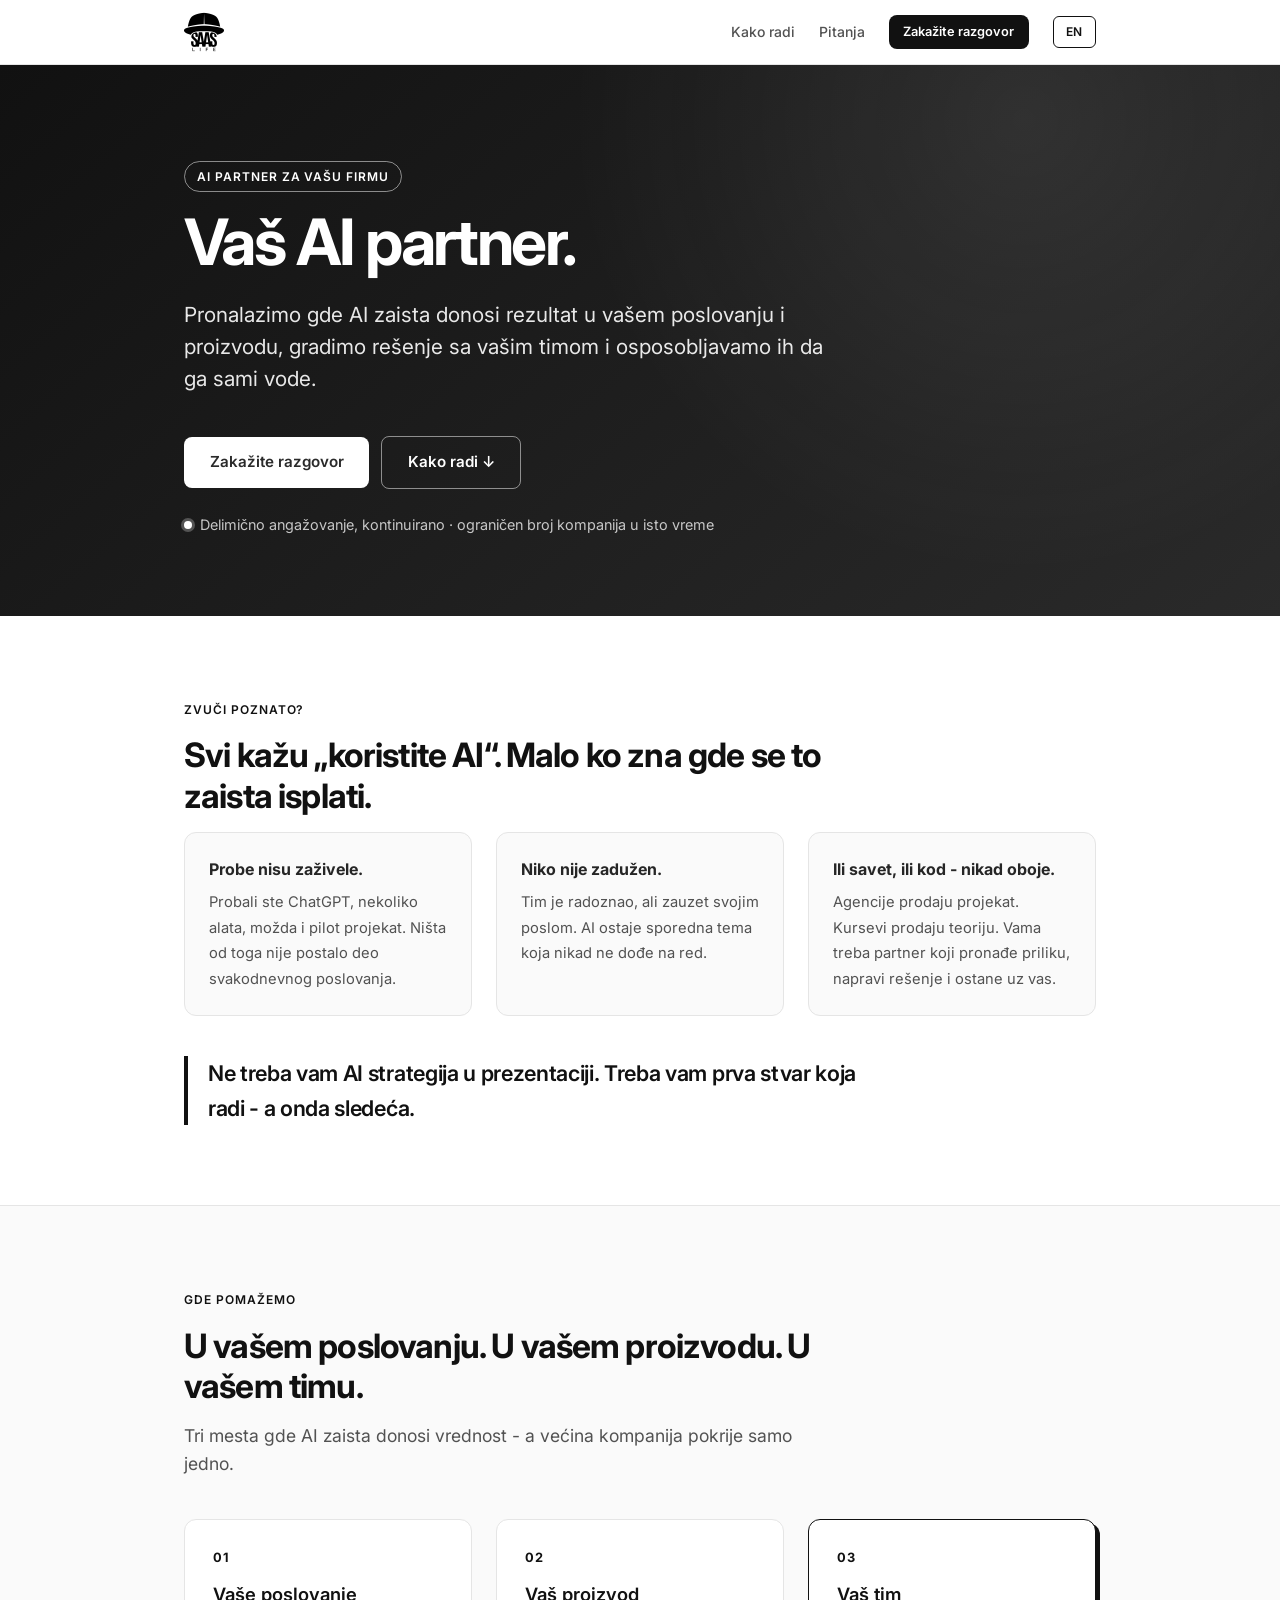
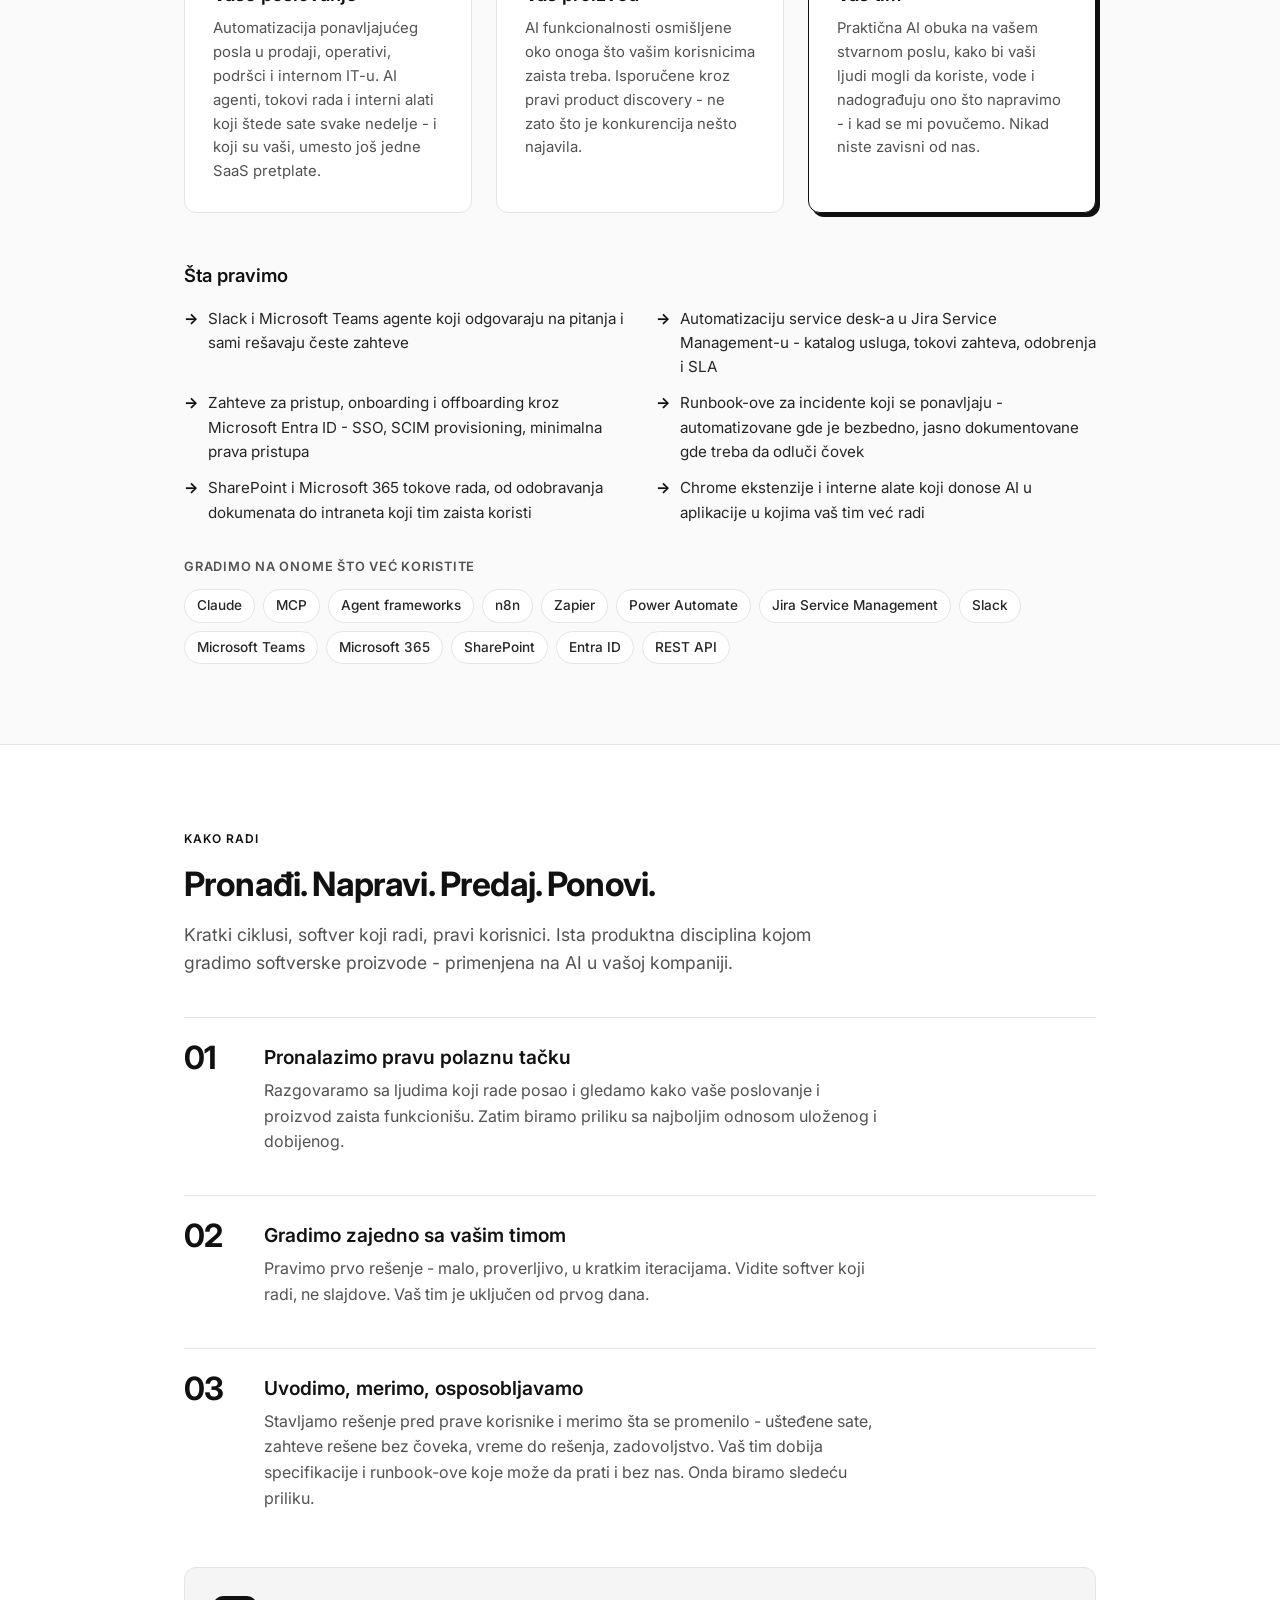
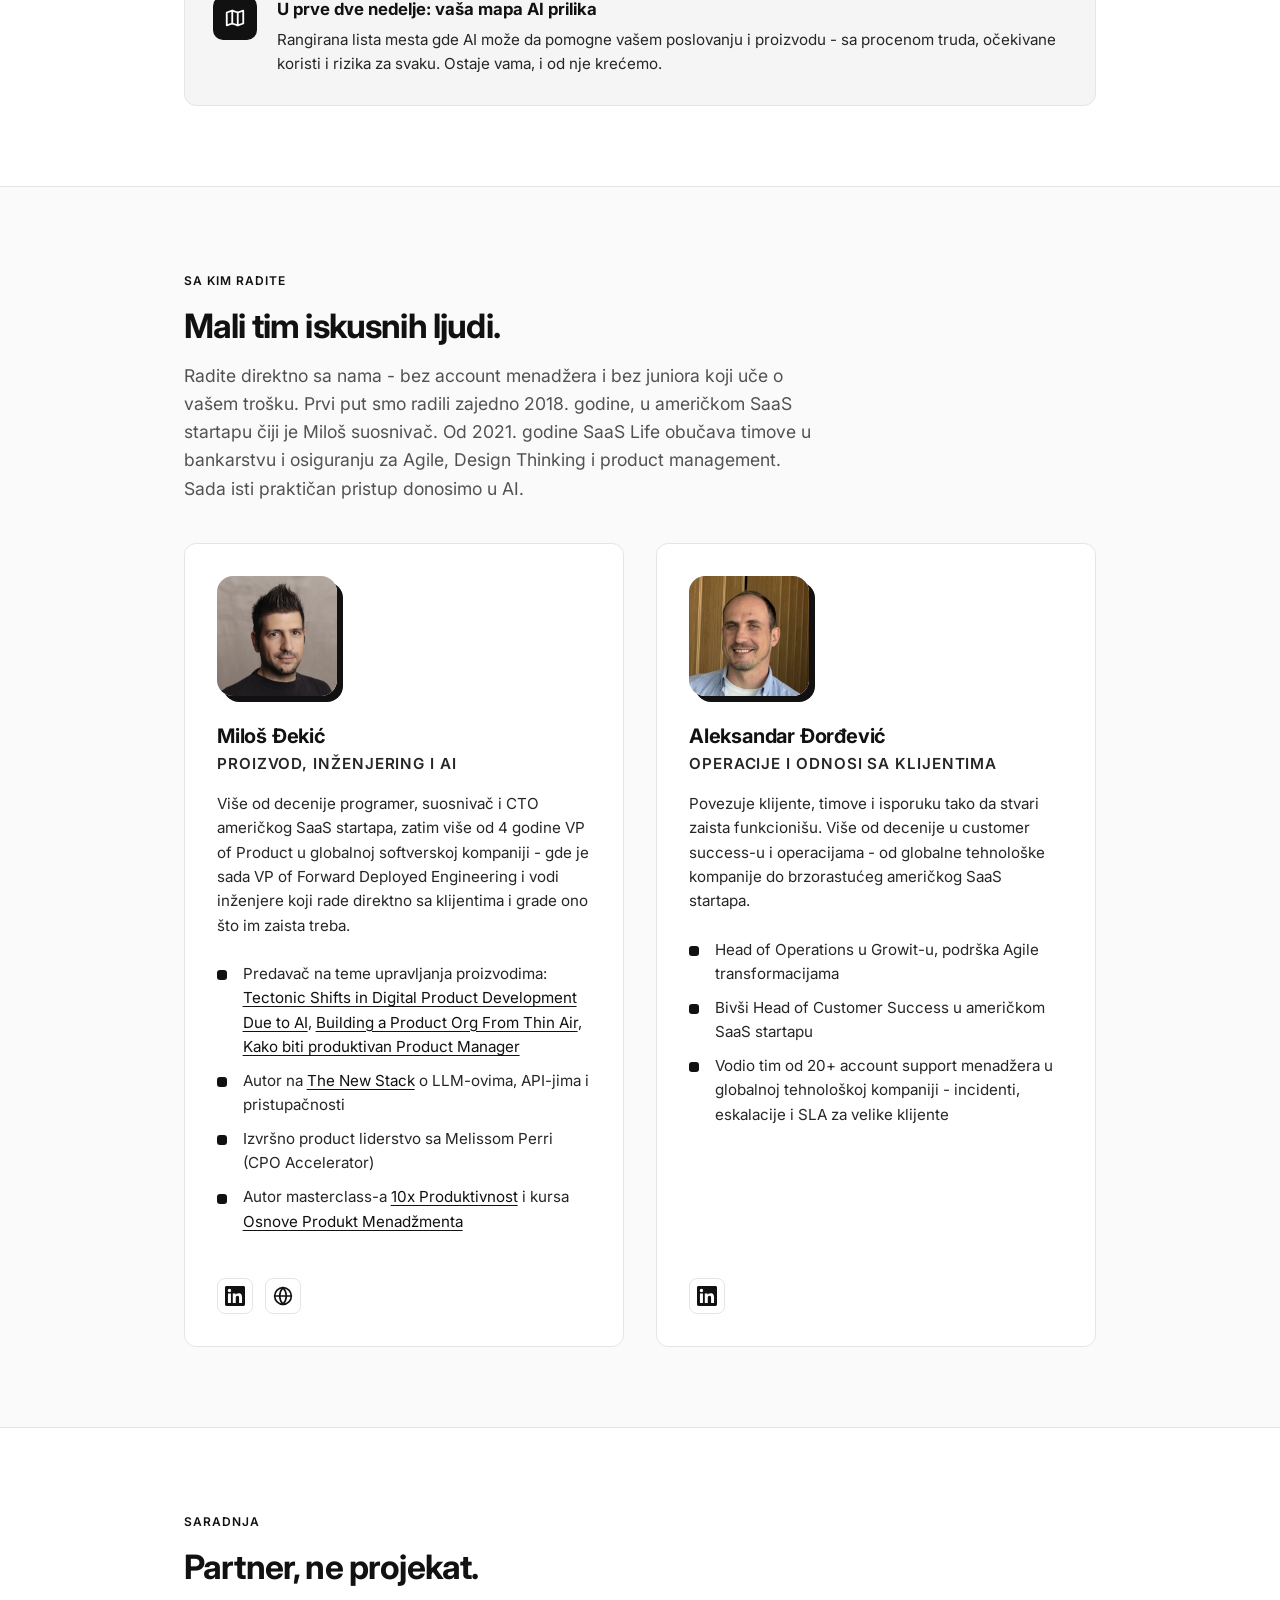
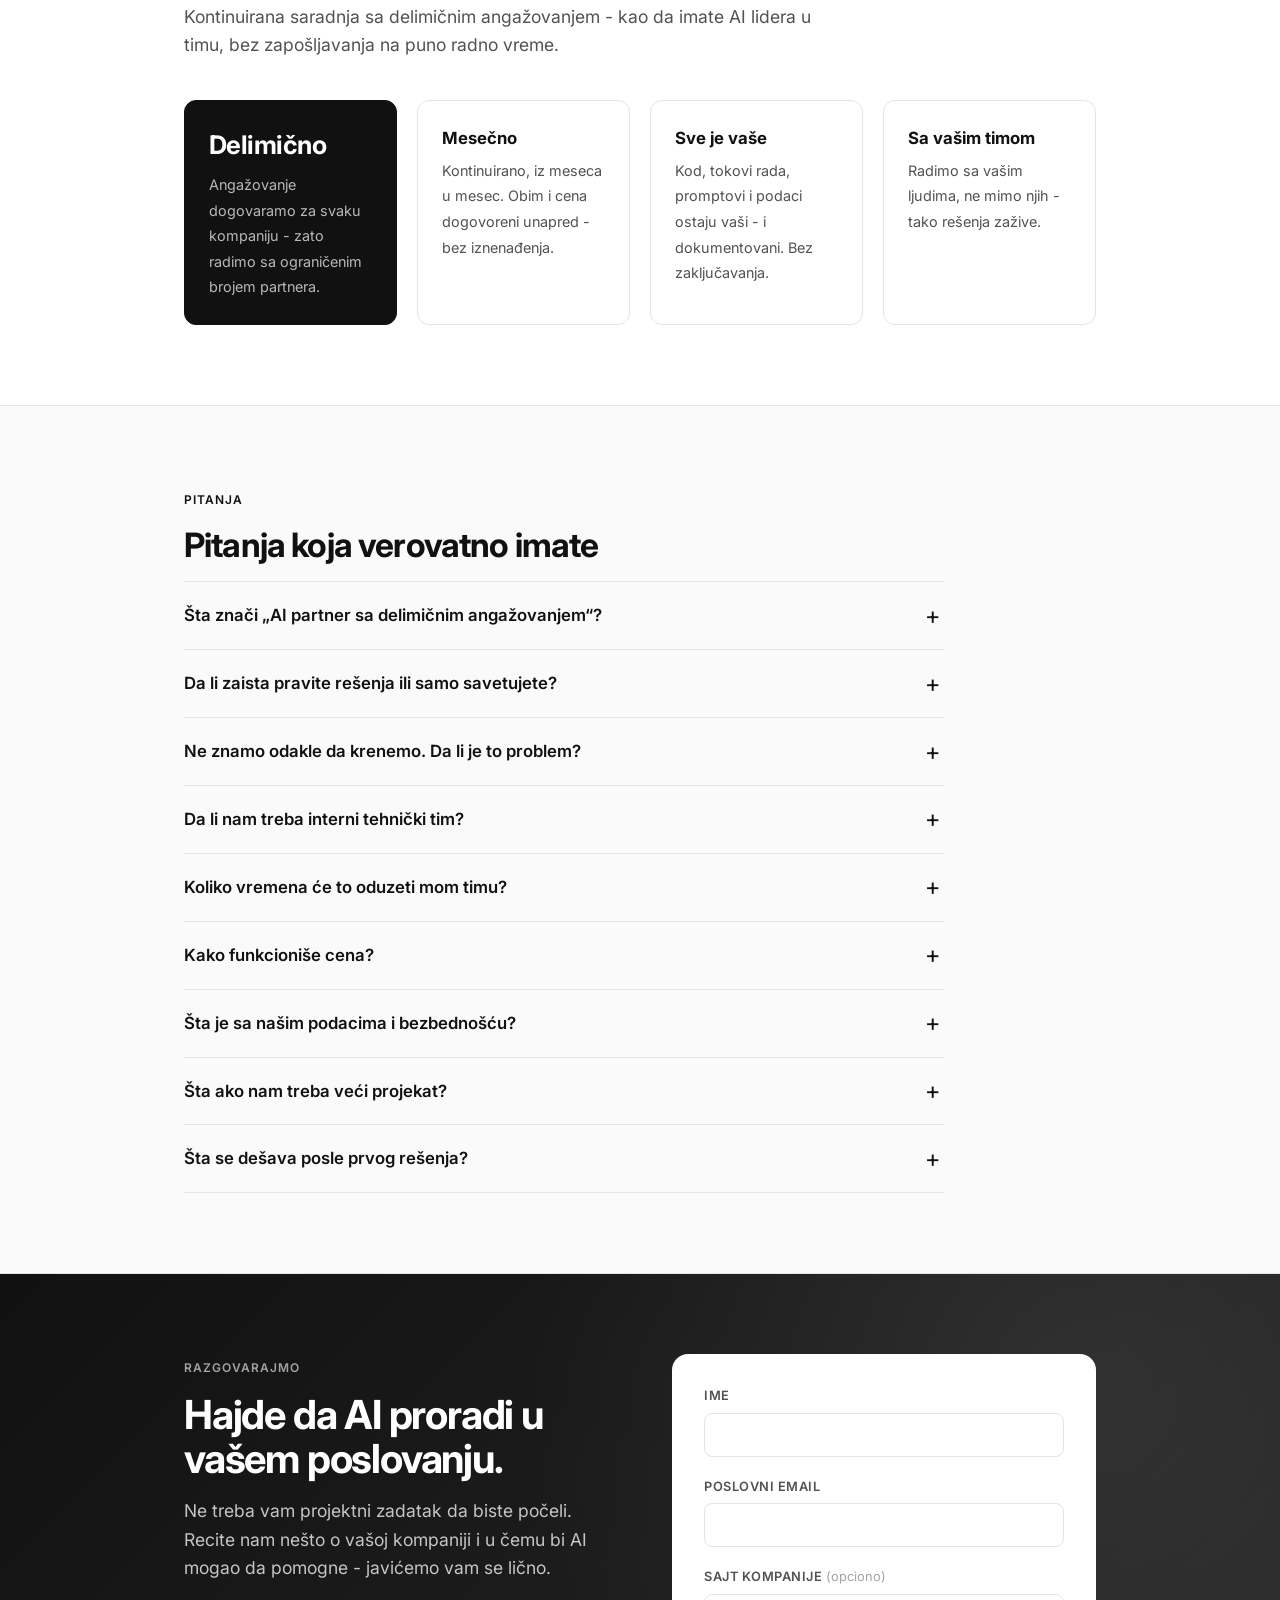
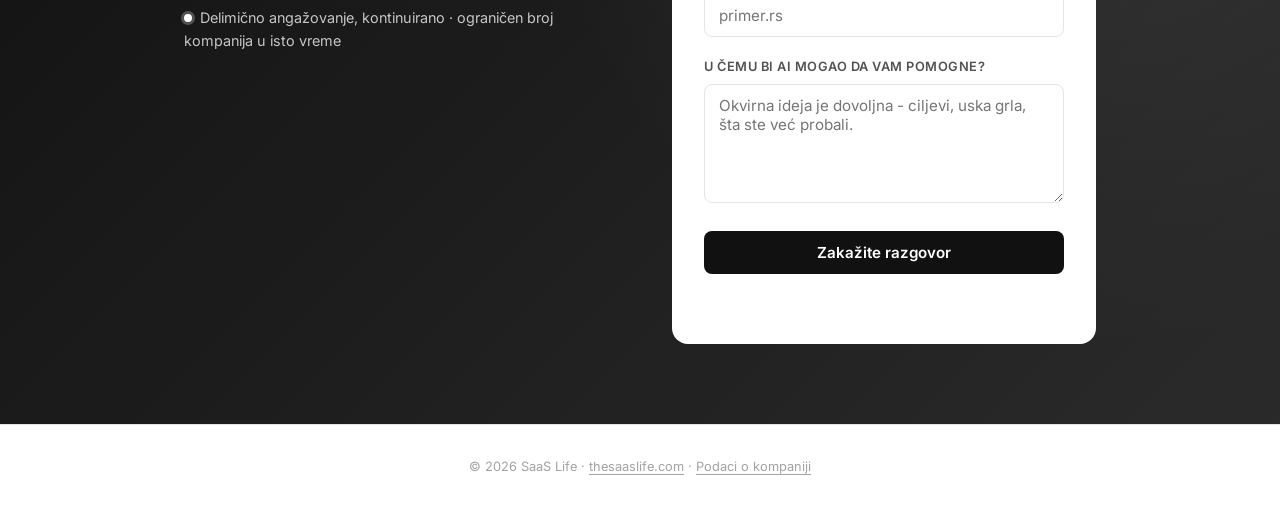
<file: sr/ai-partner/index.html>
<!DOCTYPE html>
<html lang="sr">
<head>
  <meta charset="UTF-8">
  <meta name="viewport" content="width=device-width, initial-scale=1.0">
  <title>AI partner za vašu firmu | SaaS Life</title>
  <meta name="description" content="Vaš AI partner. Pronalazimo gde AI zaista donosi rezultat u vašem poslovanju i proizvodu, gradimo rešenje sa vašim timom i osposobljavamo ih da ga sami vode.">
  <link rel="canonical" href="https://thesaaslife.com/sr/ai-partner/">
  <link rel="alternate" hreflang="en" href="https://thesaaslife.com/en/ai-partner/">
  <link rel="alternate" hreflang="sr" href="https://thesaaslife.com/sr/ai-partner/">
  <meta property="og:type" content="website">
  <meta property="og:title" content="Vaš AI partner - SaaS Life">
  <meta property="og:description" content="Pronalazimo gde AI zaista donosi rezultat u vašem poslovanju i proizvodu, gradimo rešenje sa vašim timom i osposobljavamo ih da ga sami vode.">
  <meta property="og:url" content="https://thesaaslife.com/sr/ai-partner/">
  <meta property="og:site_name" content="SaaS Life">
  <meta property="og:image" content="https://thesaaslife.com/img/og-image.jpg">
  <meta property="og:image:width" content="1200">
  <meta property="og:image:height" content="630">
  <meta property="og:image:alt" content="SaaS Life logo">
  <meta name="twitter:card" content="summary_large_image">
  <link rel="icon" href="/favicon.ico">
  <link rel="stylesheet" href="/style.css">
  <link rel="preconnect" href="https://fonts.googleapis.com">
  <link rel="preconnect" href="https://fonts.gstatic.com" crossorigin>
  <link href="https://fonts.googleapis.com/css2?family=Inter:wght@400;500;600;700&display=swap" rel="stylesheet">
</head>
<body>

  <header>
    <div class="header-inner">
      <a href="/sr/" class="logo-link">
        <img src="/logo-black.png" alt="SaaS Life logo" class="logo">
      </a>
      <nav>
        <a href="#how">Kako radi</a>
        <a href="#faq">Pitanja</a>
        <a href="#contact" class="btn btn-accent btn-small header-cta">Zakažite razgovor</a>
        <a href="/en/ai-partner/" class="lang-switch">EN</a>
      </nav>
    </div>
  </header>

  <section class="lp-hero">
    <div class="lp-hero-inner">
      <span class="eyebrow">AI partner za vašu firmu</span>
      <h1>Vaš AI&nbsp;partner.</h1>
      <p class="lead">Pronalazimo gde AI zaista donosi rezultat u vašem poslovanju i proizvodu, gradimo rešenje sa vašim timom i osposobljavamo ih da ga sami vode.</p>
      <div class="lp-actions">
        <a href="#contact" class="btn btn-light">Zakažite razgovor</a>
        <a href="#how" class="btn btn-ghost">Kako radi ↓</a>
      </div>
      <p class="lp-note">Delimično angažovanje, kontinuirano · ograničen broj kompanija u isto vreme</p>
    </div>
  </section>

  <section class="lp-section">
    <span class="eyebrow">Zvuči poznato?</span>
    <h2>Svi kažu „koristite AI“. Malo ko zna gde se to zaista isplati.</h2>
    <ul class="pain-list">
      <li>
        <strong>Probe nisu zaživele.</strong>
        <span>Probali ste ChatGPT, nekoliko alata, možda i pilot projekat. Ništa od toga nije postalo deo svakodnevnog poslovanja.</span>
      </li>
      <li>
        <strong>Niko nije zadužen.</strong>
        <span>Tim je radoznao, ali zauzet svojim poslom. AI ostaje sporedna tema koja nikad ne dođe na red.</span>
      </li>
      <li>
        <strong>Ili savet, ili kod - nikad oboje.</strong>
        <span>Agencije prodaju projekat. Kursevi prodaju teoriju. Vama treba partner koji pronađe priliku, napravi rešenje i ostane uz vas.</span>
      </li>
    </ul>
    <p class="punchline">Ne treba vam AI strategija u prezentaciji. Treba vam prva stvar koja radi - a onda sledeća.</p>
  </section>

  <section class="lp-band">
    <div class="lp-section">
      <span class="eyebrow">Gde pomažemo</span>
      <h2>U vašem poslovanju. U vašem proizvodu. U vašem timu.</h2>
      <p class="lead">Tri mesta gde AI zaista donosi vrednost - a većina kompanija pokrije samo jedno.</p>
      <div class="lp-cards">
        <div class="lp-card">
          <span class="num">01</span>
          <h3>Vaše poslovanje</h3>
          <p>Automatizacija ponavljajućeg posla u prodaji, operativi, podršci i internom IT-u. AI agenti, tokovi rada i interni alati koji štede sate svake nedelje - i koji su vaši, umesto još jedne SaaS pretplate.</p>
        </div>
        <div class="lp-card">
          <span class="num">02</span>
          <h3>Vaš proizvod</h3>
          <p>AI funkcionalnosti osmišljene oko onoga što vašim korisnicima zaista treba. Isporučene kroz pravi product discovery - ne zato što je konkurencija nešto najavila.</p>
        </div>
        <div class="lp-card highlight">
          <span class="num">03</span>
          <h3>Vaš tim</h3>
          <p>Praktična AI obuka na vašem stvarnom poslu, kako bi vaši ljudi mogli da koriste, vode i nadograđuju ono što napravimo - i kad se mi povučemo. Nikad niste zavisni od nas.</p>
        </div>
      </div>

      <div class="build">
        <h3>Šta pravimo</h3>
        <ul class="build-list">
          <li>Slack i Microsoft Teams agente koji odgovaraju na pitanja i sami rešavaju česte zahteve</li>
          <li>Automatizaciju service desk-a u Jira Service Management-u - katalog usluga, tokovi zahteva, odobrenja i SLA</li>
          <li>Zahteve za pristup, onboarding i offboarding kroz Microsoft Entra ID - SSO, SCIM provisioning, minimalna prava pristupa</li>
          <li>Runbook-ove za incidente koji se ponavljaju - automatizovane gde je bezbedno, jasno dokumentovane gde treba da odluči čovek</li>
          <li>SharePoint i Microsoft 365 tokove rada, od odobravanja dokumenata do intraneta koji tim zaista koristi</li>
          <li>Chrome ekstenzije i interne alate koji donose AI u aplikacije u kojima vaš tim već radi</li>
        </ul>
        <p class="tools-label">Gradimo na onome što već koristite</p>
        <ul class="tools">
          <li>Claude</li><li>MCP</li><li>Agent frameworks</li><li>n8n</li><li>Zapier</li><li>Power Automate</li><li>Jira Service Management</li><li>Slack</li><li>Microsoft Teams</li><li>Microsoft 365</li><li>SharePoint</li><li>Entra ID</li><li>REST API</li>
        </ul>
      </div>
    </div>
  </section>

  <section id="how" class="lp-section">
    <span class="eyebrow">Kako radi</span>
    <h2>Pronađi. Napravi. Predaj. Ponovi.</h2>
    <p class="lead">Kratki ciklusi, softver koji radi, pravi korisnici. Ista produktna disciplina kojom gradimo softverske proizvode - primenjena na AI u vašoj kompaniji.</p>
    <ol class="steps">
      <li>
        <span class="num">01</span>
        <div>
          <h3>Pronalazimo pravu polaznu tačku</h3>
          <p>Razgovaramo sa ljudima koji rade posao i gledamo kako vaše poslovanje i proizvod zaista funkcionišu. Zatim biramo priliku sa najboljim odnosom uloženog i dobijenog.</p>
        </div>
      </li>
      <li>
        <span class="num">02</span>
        <div>
          <h3>Gradimo zajedno sa vašim timom</h3>
          <p>Pravimo prvo rešenje - malo, proverljivo, u kratkim iteracijama. Vidite softver koji radi, ne slajdove. Vaš tim je uključen od prvog dana.</p>
        </div>
      </li>
      <li>
        <span class="num">03</span>
        <div>
          <h3>Uvodimo, merimo, osposobljavamo</h3>
          <p>Stavljamo rešenje pred prave korisnike i merimo šta se promenilo - ušteđene sate, zahteve rešene bez čoveka, vreme do rešenja, zadovoljstvo. Vaš tim dobija specifikacije i runbook-ove koje može da prati i bez nas. Onda biramo sledeću priliku.</p>
        </div>
      </li>
    </ol>
    <div class="deliverable">
      <div class="deliverable-icon" aria-hidden="true">
        <svg width="22" height="22" viewBox="0 0 24 24" fill="none" stroke="currentColor" stroke-width="2" stroke-linecap="round" stroke-linejoin="round"><path d="M9 4 3 6v14l6-2 6 2 6-2V4l-6 2-6-2z"/><path d="M9 4v14M15 6v14"/></svg>
      </div>
      <div>
        <h3>U prve dve nedelje: vaša mapa AI prilika</h3>
        <p>Rangirana lista mesta gde AI može da pomogne vašem poslovanju i proizvodu - sa procenom truda, očekivane koristi i rizika za svaku. Ostaje vama, i od nje krećemo.</p>
      </div>
    </div>
  </section>

  <section class="lp-band">
    <div class="lp-section">
      <span class="eyebrow">Sa kim radite</span>
      <h2>Mali tim iskusnih ljudi.</h2>
      <p class="lead">Radite direktno sa nama - bez account menadžera i bez juniora koji uče o vašem trošku. Prvi put smo radili zajedno 2018. godine, u američkom SaaS startapu čiji je Miloš suosnivač. Od 2021. godine SaaS Life obučava timove u bankarstvu i osiguranju za Agile, Design Thinking i product management. Sada isti praktičan pristup donosimo u AI.</p>
      <div class="team">
        <div class="person">
          <picture>
            <source srcset="/img/milos-djekic.webp" type="image/webp">
            <img src="/img/milos-djekic.jpg" alt="Miloš Đekić" width="720" height="719" loading="lazy" class="person-photo">
          </picture>
          <h3>Miloš Đekić</h3>
          <p class="person-role">Proizvod, inženjering i AI</p>
          <p>Više od decenije programer, suosnivač i CTO američkog SaaS startapa, zatim više od 4 godine VP of Product u globalnoj softverskoj kompaniji - gde je sada VP of Forward Deployed Engineering i vodi inženjere koji rade direktno sa klijentima i grade ono što im zaista treba.</p>
          <ul class="creds">
            <li>Predavač na teme upravljanja proizvodima: <a href="https://www.youtube.com/watch?v=y2h2BYajgw8" target="_blank" rel="noopener" title="Roadmaps 2026">Tectonic Shifts in Digital Product Development Due to AI</a>, <a href="https://www.youtube.com/watch?v=TomTsLMTwxU" target="_blank" rel="noopener" title="Roadmaps 2024">Building a Product Org From Thin Air</a>, <a href="https://www.youtube.com/watch?v=-9M5_JYmbU8" target="_blank" rel="noopener" title="Coffee &amp; Product">Kako biti produktivan Product Manager</a></li>
            <li>Autor na <a href="https://thenewstack.io/author/milos-dekic/" target="_blank" rel="noopener">The New Stack</a> o LLM-ovima, API-jima i pristupačnosti</li>
            <li>Izvršno product liderstvo sa Melissom Perri (CPO Accelerator)</li>
            <li>Autor masterclass-a <a href="https://produktivnost.rs" target="_blank" rel="noopener">10x Produktivnost</a> i kursa <a href="https://www.krojacevaskola.com/kursevi/osnove-produkt-menadzmenta" target="_blank" rel="noopener">Osnove Produkt Menadžmenta</a></li>
          </ul>
          <div class="person-links">
            <a href="https://www.linkedin.com/in/mdjekic/" target="_blank" rel="noopener" aria-label="Miloš Đekić na LinkedIn-u"><svg viewBox="0 0 24 24" width="20" height="20" fill="currentColor" aria-hidden="true"><path d="M20.45 20.45h-3.56v-5.57c0-1.33-.02-3.04-1.85-3.04-1.85 0-2.14 1.45-2.14 2.94v5.67H9.35V9h3.41v1.56h.05c.48-.9 1.64-1.85 3.37-1.85 3.6 0 4.27 2.37 4.27 5.46v6.28zM5.34 7.43a2.06 2.06 0 1 1 0-4.13 2.06 2.06 0 0 1 0 4.13zM7.12 20.45H3.56V9h3.56v11.45zM22.22 0H1.77C.79 0 0 .77 0 1.73v20.54C0 23.23.79 24 1.77 24h20.45c.98 0 1.78-.77 1.78-1.73V1.73C24 .77 23.2 0 22.22 0z"/></svg></a>
            <a href="https://milos.djekic.net/" target="_blank" rel="noopener" aria-label="Sajt Miloša Đekića"><svg viewBox="0 0 24 24" width="20" height="20" fill="none" stroke="currentColor" stroke-width="2" stroke-linecap="round" stroke-linejoin="round" aria-hidden="true"><circle cx="12" cy="12" r="10"/><path d="M2 12h20"/><path d="M12 2a15.3 15.3 0 0 1 4 10 15.3 15.3 0 0 1-4 10 15.3 15.3 0 0 1-4-10 15.3 15.3 0 0 1 4-10z"/></svg></a>
          </div>
        </div>
        <div class="person">
          <picture>
            <source srcset="/img/aleksandar-dordevic.webp" type="image/webp">
            <img src="/img/aleksandar-dordevic.jpg" alt="Aleksandar Đorđević" width="720" height="720" loading="lazy" class="person-photo">
          </picture>
          <h3>Aleksandar Đorđević</h3>
          <p class="person-role">Operacije i odnosi sa klijentima</p>
          <p>Povezuje klijente, timove i isporuku tako da stvari zaista funkcionišu. Više od decenije u customer success-u i operacijama - od globalne tehnološke kompanije do brzorastućeg američkog SaaS startapa.</p>
          <ul class="creds">
            <li>Head of Operations u Growit-u, podrška Agile transformacijama</li>
            <li>Bivši Head of Customer Success u američkom SaaS startapu</li>
            <li>Vodio tim od 20+ account support menadžera u globalnoj tehnološkoj kompaniji - incidenti, eskalacije i SLA za velike klijente</li>
          </ul>
          <div class="person-links">
            <a href="https://www.linkedin.com/in/aleksandar-dordevic-operations/" target="_blank" rel="noopener" aria-label="Aleksandar Đorđević na LinkedIn-u"><svg viewBox="0 0 24 24" width="20" height="20" fill="currentColor" aria-hidden="true"><path d="M20.45 20.45h-3.56v-5.57c0-1.33-.02-3.04-1.85-3.04-1.85 0-2.14 1.45-2.14 2.94v5.67H9.35V9h3.41v1.56h.05c.48-.9 1.64-1.85 3.37-1.85 3.6 0 4.27 2.37 4.27 5.46v6.28zM5.34 7.43a2.06 2.06 0 1 1 0-4.13 2.06 2.06 0 0 1 0 4.13zM7.12 20.45H3.56V9h3.56v11.45zM22.22 0H1.77C.79 0 0 .77 0 1.73v20.54C0 23.23.79 24 1.77 24h20.45c.98 0 1.78-.77 1.78-1.73V1.73C24 .77 23.2 0 22.22 0z"/></svg></a>
          </div>
        </div>
      </div>
    </div>
  </section>

  <section class="lp-section">
    <span class="eyebrow">Saradnja</span>
    <h2>Partner, ne projekat.</h2>
    <p class="lead">Kontinuirana saradnja sa delimičnim angažovanjem - kao da imate AI lidera u timu, bez zapošljavanja na puno radno vreme.</p>
    <div class="terms">
      <div class="term featured">
        <strong>Delimično</strong>
        <span>Angažovanje dogovaramo za svaku kompaniju - zato radimo sa ograničenim brojem partnera.</span>
      </div>
      <div class="term">
        <strong>Mesečno</strong>
        <span>Kontinuirano, iz meseca u mesec. Obim i cena dogovoreni unapred - bez iznenađenja.</span>
      </div>
      <div class="term">
        <strong>Sve je vaše</strong>
        <span>Kod, tokovi rada, promptovi i podaci ostaju vaši - i dokumentovani. Bez zaključavanja.</span>
      </div>
      <div class="term">
        <strong>Sa vašim timom</strong>
        <span>Radimo sa vašim ljudima, ne mimo njih - tako rešenja zažive.</span>
      </div>
    </div>
  </section>

  <section id="faq" class="lp-band">
    <div class="lp-section">
      <span class="eyebrow">Pitanja</span>
      <h2>Pitanja koja verovatno imate</h2>
      <div class="faq">
        <details>
          <summary>Šta znači „AI partner sa delimičnim angažovanjem“?</summary>
          <p>Kontinuirana saradnja sa delimičnim angažovanjem - kao da imate AI lidera u timu, bez zapošljavanja na puno radno vreme. Obim, dostupnost i cenu dogovaramo pre početka.</p>
        </details>
        <details>
          <summary>Da li zaista pravite rešenja ili samo savetujete?</summary>
          <p>Pravimo. Tokove rada, integracije, interne alate i funkcionalnosti proizvoda - zajedno sa vašim programerima ako ih imate, ili samostalno ako ih nemate.</p>
        </details>
        <details>
          <summary>Ne znamo odakle da krenemo. Da li je to problem?</summary>
          <p>To je najčešća polazna tačka. Recite nam svoje ciljeve i šta vas usporava - pronalaženje pravog prvog koraka je prvi deo posla. Ponekad je iskren odgovor jednostavniji proces, a ne AI. Reći ćemo vam.</p>
        </details>
        <details>
          <summary>Da li nam treba interni tehnički tim?</summary>
          <p>Ne. Možemo da radimo samostalno ili sa vašim postojećim programerima, i ostavljamo im sve što im treba za dalje održavanje.</p>
        </details>
        <details>
          <summary>Koliko vremena će to oduzeti mom timu?</summary>
          <p>Nekoliko razgovora na početku sa ljudima koji rade posao, zatim kratke provere i testiranje tokom izrade. Dogovaramo to u prvom koraku.</p>
        </details>
        <details>
          <summary>Kako funkcioniše cena?</summary>
          <p>Mesečna naknada zavisno od obima i angažovanja, dogovorena pre početka. Javite se i posle prvog razgovora dobijate jasnu cifru.</p>
        </details>
        <details>
          <summary>Šta je sa našim podacima i bezbednošću?</summary>
          <p>Pre nego što se išta napravi, zajedno odlučujemo kojim sistemima AI ima pristup, gde čovek odobrava i kako se postupa sa podacima korisnika. Pristup ide kroz vaš identity provider - SSO, grupe, minimalna prava - a agente testiramo na stvarnim slučajevima pre nego što krenu u rad. Bezbednost je deo dizajna, a ne naknadna misao.</p>
        </details>
        <details>
          <summary>Šta ako nam treba veći projekat?</summary>
          <p>Partnerstvo je namerno malo. Za jasno definisan, veći posao - uvođenje service desk-a, migraciju na Microsoft 365, program automatizacije - radimo i projekte sa sopstvenim obimom, rokom i timom. Recite nam šta vam treba.</p>
        </details>
        <details>
          <summary>Šta se dešava posle prvog rešenja?</summary>
          <p>Pregledamo stvarne rezultate, unapređujemo ono što radi i biramo sledeću priliku. Vaš tim je obučen da vodi ono što smo napravili, tako da možete nastaviti sa nama - ili bez nas.</p>
        </details>
      </div>
    </div>
  </section>

  <section id="contact" class="lp-cta">
    <div class="lp-cta-inner">
      <div>
        <span class="eyebrow">Razgovarajmo</span>
        <h2>Hajde da AI proradi u vašem poslovanju.</h2>
        <p class="lead">Ne treba vam projektni zadatak da biste počeli. Recite nam nešto o vašoj kompaniji i u čemu bi AI mogao da pomogne - javićemo vam se lično.</p>
        <p class="lp-note">Delimično angažovanje, kontinuirano · ograničen broj kompanija u isto vreme</p>
      </div>
      <form id="contact-form">
        <input type="hidden" name="source" value="ai-partner">
        <div class="form-group">
          <label for="name">Ime</label>
          <input type="text" id="name" name="name" autocomplete="name" required>
        </div>
        <div class="form-group">
          <label for="email">Poslovni email</label>
          <input type="email" id="email" name="email" autocomplete="email" required>
        </div>
        <div class="form-group">
          <label for="website">Sajt kompanije <span class="optional">(opciono)</span></label>
          <input type="text" id="website" name="website" autocomplete="url" placeholder="primer.rs">
        </div>
        <div class="form-group">
          <label for="message">U čemu bi AI mogao da vam pomogne?</label>
          <textarea id="message" name="message" rows="5" required placeholder="Okvirna ideja je dovoljna - ciljevi, uska grla, šta ste već probali."></textarea>
        </div>
        <button type="submit">Zakažite razgovor</button>
        <p id="form-status" class="form-status" role="status"></p>
      </form>
    </div>
  </section>

  <footer class="lp-footer">
    <p>&copy; 2026 SaaS Life · <a href="/sr/">thesaaslife.com</a> · <a href="/sr/#companies">Podaci o kompaniji</a></p>
  </footer>

  <a href="#contact" class="btn btn-accent sticky-cta">Zakažite razgovor</a>

  <script src="/main.js"></script>
</body>
</html>
</file>
<file: style.css>
/* Reset & Base */
*, *::before, *::after {
  margin: 0;
  padding: 0;
  box-sizing: border-box;
}

:root {
  --black: #111;
  --white: #fff;
  --gray-50: #fafafa;
  --gray-100: #f5f5f5;
  --gray-200: #e5e5e5;
  --gray-400: #a3a3a3;
  --gray-600: #525252;
  --gray-800: #262626;
  --accent: #111;
  --accent-deep: #2a2a2a;
  --accent-soft: #f5f5f5;
  --radius: 12px;
  --max-width: 960px;
}

html {
  scroll-behavior: smooth;
}

body {
  overflow-x: clip;
  font-family: 'Inter', -apple-system, BlinkMacSystemFont, 'Segoe UI', sans-serif;
  color: var(--black);
  background: var(--white);
  line-height: 1.6;
  -webkit-font-smoothing: antialiased;
}

a {
  color: var(--black);
  text-decoration-thickness: 1px;
  text-underline-offset: 3px;
}

a:hover {
  color: var(--gray-600);
}

/* Header */
header {
  position: sticky;
  top: 0;
  z-index: 100;
  background: rgba(255, 255, 255, 0.92);
  backdrop-filter: blur(12px);
  -webkit-backdrop-filter: blur(12px);
  border-bottom: 1px solid var(--gray-200);
}

.header-inner {
  max-width: var(--max-width);
  margin: 0 auto;
  padding: 0.75rem 1.5rem;
  display: flex;
  align-items: center;
  justify-content: space-between;
}

.logo-link {
  display: flex;
  align-items: center;
}

.logo {
  height: 40px;
  width: auto;
}

nav {
  display: flex;
  align-items: center;
  gap: 1.5rem;
}

nav a {
  white-space: nowrap;
  font-size: 0.875rem;
  font-weight: 500;
  text-decoration: none;
  color: var(--gray-600);
  transition: color 0.15s;
}

nav a:hover {
  color: var(--black);
}

.lang-switch {
  font-size: 0.75rem !important;
  font-weight: 600 !important;
  letter-spacing: 0.05em;
  padding: 0.35rem 0.75rem;
  border: 1.5px solid var(--black);
  border-radius: 6px;
  color: var(--black) !important;
  transition: background 0.15s, color 0.15s;
}

.lang-switch:hover {
  background: var(--black);
  color: var(--white) !important;
}

/* Hero */
.hero {
  max-width: var(--max-width);
  margin: 0 auto;
  padding: 6rem 1.5rem 3rem;
  text-align: center;
}

.hero-logo {
  height: 120px;
  width: auto;
  margin-bottom: 1.5rem;
}

.hero h1 {
  font-size: 3.5rem;
  font-weight: 700;
  letter-spacing: -0.03em;
  margin-bottom: 0.75rem;
}

.subtitle {
  font-size: 1.25rem;
  font-weight: 500;
  color: var(--gray-600);
  margin-bottom: 1.5rem;
  letter-spacing: 0.02em;
}

.intro {
  font-size: 1.1rem;
  color: var(--gray-600);
  max-width: 600px;
  margin: 0 auto;
  line-height: 1.7;
}

/* Founder */
.founder {
  text-align: center;
  padding: 1.5rem 1.5rem 3rem;
  color: var(--gray-600);
  font-size: 0.95rem;
}

.founder a {
  color: var(--gray-600);
  font-weight: 500;
}

.founder a:hover {
  color: var(--black);
}

/* Services */
.services {
  max-width: var(--max-width);
  margin: 0 auto;
  padding: 2rem 1.5rem 4rem;
}

.services h2 {
  font-size: 1.75rem;
  font-weight: 700;
  letter-spacing: -0.02em;
  margin-bottom: 2rem;
  text-align: center;
}

.services-grid {
  display: grid;
  grid-template-columns: 1fr 1fr;
  gap: 1.5rem;
}

.service-item {
  padding: 1.5rem;
  border: 1px solid var(--gray-200);
  border-radius: var(--radius);
  transition: box-shadow 0.2s;
}

.service-item:hover {
  box-shadow: 0 4px 24px rgba(0, 0, 0, 0.06);
}

.service-item h3 {
  font-size: 1rem;
  font-weight: 600;
  margin-bottom: 0.5rem;
}

.service-item p {
  font-size: 0.9rem;
  color: var(--gray-600);
  line-height: 1.65;
}

.service-item a {
  font-weight: 500;
}

.service-item ul {
  list-style: none;
  padding: 0;
}

.service-item li {
  font-size: 0.9rem;
  color: var(--gray-600);
  line-height: 1.65;
  padding-left: 1rem;
  position: relative;
  margin-bottom: 0.5rem;
}

.service-item li::before {
  content: "~";
  position: absolute;
  left: 0;
  color: var(--gray-400);
  font-weight: 600;
}

.course-collab {
  margin-top: 1rem;
  padding-top: 0.75rem;
  border-top: 1px dashed var(--gray-200);
}

.course-collab a {
  font-weight: 600;
}

a.partner {
  display: flex;
  align-items: center;
  gap: 0.6rem;
  margin-top: 1rem;
  padding-top: 0.75rem;
  border-top: 1px dashed var(--gray-200);
  text-decoration: none;
  font-size: 0.8rem;
  font-weight: 500;
  color: var(--gray-400);
}

a.partner img {
  height: 28px;
  width: auto;
  transition: opacity 0.15s;
}

a.partner:hover img {
  opacity: 0.7;
}

.clients {
  display: flex;
  flex-wrap: wrap;
  align-items: center;
  gap: 0.9rem 1.4rem;
  margin-top: 1rem;
  font-size: 0.8rem;
  font-weight: 500;
  color: var(--gray-400);
}

.clients span {
  flex-basis: 100%;
}

.clients img {
  height: 22px;
  width: auto;
  display: block;
  filter: grayscale(1);
  opacity: 0.75;
  transition: filter 0.15s, opacity 0.15s;
}

.clients img[alt="Evoke"] {
  height: 15px;
}

.clients .logo-bat { height: 18px; }
.clients .logo-coca-cola { height: 18px; }
.clients .logo-generali { height: 15px; }
.clients .logo-novartis { height: 17px; }
.clients .logo-roche { height: 26px; }
.clients .logo-jti { height: 26px; }
.clients .logo-erste { height: 26px; }
.clients .logo-otp { height: 20px; }
.clients .logo-raiffeisen { height: 24px; }

.clients img:hover {
  filter: none;
  opacity: 1;
}

/* Business Entities */
.companies {
  max-width: var(--max-width);
  margin: 0 auto;
  padding: 2rem 1.5rem 4rem;
}

.companies h2 {
  font-size: 1.75rem;
  font-weight: 700;
  letter-spacing: -0.02em;
  margin-bottom: 2rem;
  text-align: center;
}

.entities-grid {
  display: grid;
  grid-template-columns: 1fr 1fr;
  gap: 1.5rem;
}

.entity-card {
  border: 1px solid var(--gray-200);
  border-radius: var(--radius);
  text-align: center;
  overflow: hidden;
}

.entity-head {
  padding: 1.5rem 1.5rem 1.25rem;
  color: var(--white);
  background:
    radial-gradient(circle at 85% 15%, rgba(255, 255, 255, 0.08), transparent 50%),
    linear-gradient(135deg, var(--accent) 0%, var(--accent-deep) 100%);
}

.entity-card .flag {
  font-size: 2rem;
  display: block;
  margin-bottom: 0.5rem;
}

.entity-card h3 {
  font-size: 1.1rem;
  font-weight: 600;
  margin-bottom: 0.5rem;
}

.tag {
  display: inline-block;
  font-size: 0.7rem;
  font-weight: 600;
  letter-spacing: 0.05em;
  text-transform: uppercase;
  padding: 0.25rem 0.6rem;
  border-radius: 4px;
  background: var(--black);
  color: var(--white);
  margin-bottom: 1rem;
}

.entity-card .tag {
  background: var(--white);
  color: var(--black);
  margin-bottom: 0;
}

.entity-details {
  text-align: left;
  padding: 1.25rem 1.5rem 1.5rem;
}

.entity-details p {
  font-size: 0.85rem;
  color: var(--gray-600);
  margin-bottom: 0.25rem;
}

.entity-table {
  border-collapse: collapse;
  font-size: 0.85rem;
  color: var(--gray-600);
  margin-bottom: 0.25rem;
}

.entity-table th,
.entity-table td {
  padding: 0.15rem 0;
  text-align: left;
  vertical-align: top;
}

.entity-table th {
  text-align: right;
  font-weight: 400;
  padding-right: 1rem;
  white-space: nowrap;
}

.entity-table td {
  color: var(--black);
}

.entity-details .entity-link {
  text-align: center;
  margin: 1rem 0 0;
}

.entity-details .entity-link a {
  display: inline-block;
  padding: 0.45rem 0.9rem;
  border: 1.5px solid var(--black);
  border-radius: 8px;
  font-size: 0.8rem;
  font-weight: 600;
  color: var(--black);
  text-decoration: none;
  transition: background 0.15s, color 0.15s;
}

.entity-details .entity-link a:hover {
  background: var(--black);
  color: var(--white);
}

.entity-details a {
  font-size: 0.85rem;
  color: var(--gray-600);
  font-weight: 400;
}

.entity-details a:hover {
  color: var(--black);
}

/* Contact */
.form-group {
  margin-bottom: 1.25rem;
}

.form-group label {
  display: block;
  font-size: 0.8rem;
  font-weight: 600;
  text-transform: uppercase;
  letter-spacing: 0.04em;
  color: var(--gray-600);
  margin-bottom: 0.4rem;
}

.form-group input,
.form-group select,
.form-group textarea {
  width: 100%;
  font-family: inherit;
  font-size: 0.95rem;
  padding: 0.7rem 0.85rem;
  border: 1.5px solid var(--gray-200);
  border-radius: 8px;
  background: var(--white);
  color: var(--black);
  transition: border-color 0.15s;
  outline: none;
}

.form-group input:focus,
.form-group select:focus,
.form-group textarea:focus {
  border-color: var(--black);
}

.form-group textarea {
  resize: vertical;
}

form button[type="submit"] {
  font-family: inherit;
  font-size: 0.95rem;
  font-weight: 600;
  padding: 0.75rem 2rem;
  border: none;
  border-radius: 8px;
  background: var(--black);
  color: var(--white);
  cursor: pointer;
  transition: background 0.15s;
  width: 100%;
}

form button[type="submit"]:hover {
  background: var(--gray-800);
}

form button[type="submit"]:disabled {
  background: var(--gray-400);
  cursor: not-allowed;
}

.form-status {
  margin-top: 1rem;
  font-size: 0.9rem;
  text-align: center;
  min-height: 1.4rem;
}

.form-status.success {
  color: #16a34a;
}

.form-status.error {
  color: #dc2626;
}

/* Footer */
footer {
  text-align: center;
  padding: 2rem 1.5rem;
  border-top: 1px solid var(--gray-200);
  font-size: 0.8rem;
  color: var(--gray-400);
}

/* Responsive */
@media (max-width: 700px) {
  .hero h1 {
    font-size: 2.5rem;
  }

  .subtitle {
    font-size: 1.05rem;
  }

  .services-grid,
  .entities-grid {
    grid-template-columns: 1fr;
  }

}

@media (max-width: 420px) {
  .hero {
    padding-top: 4rem;
  }

  .hero h1 {
    font-size: 2rem;
  }

  nav {
    gap: 1rem;
  }

  nav a[href="#companies"] {
    display: none;
  }
}

/* =============================================================
   AI Partner - homepage banner
   ============================================================= */
.ai-banner {
  position: relative;
  width: 100vw;
  margin: 0 calc(50% - 50vw) 3rem;
  padding: 4rem 0;
  color: var(--white);
  background:
    radial-gradient(circle at 85% 20%, rgba(255, 255, 255, 0.08), transparent 45%),
    linear-gradient(135deg, var(--accent) 0%, var(--accent-deep) 100%);
  overflow: hidden;
}

.ai-banner-inner {
  max-width: var(--max-width);
  margin: 0 auto;
  padding: 0 1.5rem;
}

.eyebrow {
  display: inline-block;
  font-size: 0.75rem;
  font-weight: 600;
  letter-spacing: 0.08em;
  text-transform: uppercase;
  margin-bottom: 1rem;
}

.ai-banner .eyebrow {
  padding: 0.3rem 0.7rem;
  border: 1.5px solid rgba(255, 255, 255, 0.5);
  border-radius: 999px;
}

.ai-banner h3 {
  font-size: 2.5rem;
  font-weight: 700;
  letter-spacing: -0.03em;
  line-height: 1.15;
  margin-bottom: 1rem;
  max-width: 640px;
}

.ai-banner p {
  font-size: 1.15rem;
  line-height: 1.6;
  max-width: 600px;
  color: rgba(255, 255, 255, 0.88);
  margin-bottom: 2rem;
}

/* Buttons */
.btn {
  display: inline-block;
  font-family: inherit;
  font-size: 0.95rem;
  font-weight: 600;
  padding: 0.85rem 1.6rem;
  border-radius: 8px;
  text-decoration: none;
  transition: background 0.15s, color 0.15s, transform 0.15s;
}

.btn:hover {
  transform: translateY(-1px);
}

.btn-light {
  background: var(--white);
  color: var(--accent-deep);
}

.btn-light:hover {
  color: var(--gray-600);
}

.btn-accent {
  background: var(--accent);
  color: var(--white);
}

.btn-accent:hover {
  background: var(--accent-deep);
  color: var(--white);
}

.btn-ghost {
  color: var(--white);
  border: 1.5px solid rgba(255, 255, 255, 0.5);
}

.btn-ghost:hover {
  color: var(--white);
  border-color: var(--white);
}

.btn-small {
  font-size: 0.8rem;
  padding: 0.45rem 0.9rem;
}

nav a.nav-accent {
  padding: 0.35rem 0.8rem;
  border-radius: 999px;
  background: var(--black);
  color: var(--white);
  font-weight: 600;
  transition: background 0.15s;
}

nav a.nav-accent:hover {
  background: var(--gray-800);
  color: var(--white);
}

nav a.btn-accent,
nav a.btn-accent:hover {
  color: var(--white);
}

.service-more {
  display: inline-block;
  margin-top: 0.5rem;
  font-size: 0.9rem;
  color: var(--accent) !important;
}

/* =============================================================
   AI Partner - landing page
   ============================================================= */
.lp-section {
  max-width: var(--max-width);
  margin: 0 auto;
  padding: 5rem 1.5rem;
}

.lp-section h2 {
  font-size: 2.1rem;
  font-weight: 700;
  letter-spacing: -0.025em;
  line-height: 1.2;
  margin-bottom: 1rem;
  max-width: 680px;
}

.lp-section .lead {
  font-size: 1.1rem;
  color: var(--gray-600);
  max-width: 640px;
  margin-bottom: 2.5rem;
}

.lp-section .eyebrow {
  color: var(--accent);
}

/* Hero */
.lp-hero {
  color: var(--white);
  background:
    radial-gradient(circle at 80% 10%, rgba(255, 255, 255, 0.08), transparent 40%),
    linear-gradient(140deg, var(--accent) 0%, var(--accent-deep) 100%);
}

.lp-hero-inner {
  max-width: var(--max-width);
  margin: 0 auto;
  padding: 6rem 1.5rem 5rem;
}

.lp-hero .eyebrow {
  padding: 0.3rem 0.75rem;
  border: 1.5px solid rgba(255, 255, 255, 0.5);
  border-radius: 999px;
}

.lp-hero h1 {
  font-size: 4rem;
  font-weight: 700;
  letter-spacing: -0.04em;
  line-height: 1.05;
  margin-bottom: 1.5rem;
  max-width: 760px;
}

.lp-hero .lead {
  font-size: 1.3rem;
  line-height: 1.55;
  color: rgba(255, 255, 255, 0.9);
  max-width: 640px;
  margin-bottom: 2.5rem;
}

.lp-actions {
  display: flex;
  flex-wrap: wrap;
  gap: 0.75rem;
  align-items: center;
}

.lp-note {
  margin-top: 1.5rem;
  font-size: 0.9rem;
  color: rgba(255, 255, 255, 0.75);
}

.lp-note::before {
  content: "";
  display: inline-block;
  width: 8px;
  height: 8px;
  margin-right: 0.5rem;
  border-radius: 50%;
  background: var(--white);
  box-shadow: 0 0 0 3px rgba(255, 255, 255, 0.25);
  vertical-align: 1px;
}

/* Problem */
.pain-list {
  display: grid;
  grid-template-columns: repeat(3, 1fr);
  gap: 1.5rem;
  margin-bottom: 2.5rem;
}

.pain-list li {
  list-style: none;
  padding: 1.5rem;
  border-radius: var(--radius);
  background: var(--gray-50);
  border: 1px solid var(--gray-200);
  color: var(--gray-800);
}

.pain-list strong {
  display: block;
  margin-bottom: 0.4rem;
}

.pain-list span {
  font-size: 0.92rem;
  color: var(--gray-600);
}

.punchline {
  font-size: 1.35rem;
  font-weight: 600;
  letter-spacing: -0.015em;
  max-width: 680px;
  padding-left: 1.25rem;
  border-left: 4px solid var(--accent);
}

/* Cards */
.lp-cards {
  display: grid;
  grid-template-columns: repeat(3, 1fr);
  gap: 1.5rem;
}

.lp-card {
  padding: 1.75rem;
  border: 1px solid var(--gray-200);
  border-radius: var(--radius);
  background: var(--white);
}

.lp-card .num {
  display: block;
  font-size: 0.8rem;
  font-weight: 700;
  color: var(--accent);
  letter-spacing: 0.06em;
  margin-bottom: 0.75rem;
}

.lp-card h3 {
  font-size: 1.15rem;
  font-weight: 600;
  margin-bottom: 0.5rem;
}

.lp-card p {
  font-size: 0.93rem;
  color: var(--gray-600);
}

.lp-card.highlight {
  border-color: var(--accent);
  box-shadow: 4px 4px 0 var(--accent);
}

/* What we build */
.build {
  margin-top: 3rem;
}

.build h3 {
  font-size: 1.15rem;
  font-weight: 600;
  margin-bottom: 1rem;
}

.build-list {
  list-style: none;
  display: grid;
  grid-template-columns: repeat(2, 1fr);
  gap: 0.75rem 2rem;
  margin-bottom: 2rem;
}

.build-list li {
  position: relative;
  padding-left: 1.5rem;
  font-size: 0.95rem;
  color: var(--gray-800);
}

.build-list li::before {
  content: "→";
  position: absolute;
  left: 0;
  font-weight: 700;
  color: var(--accent);
}

.tools-label {
  font-size: 0.8rem;
  font-weight: 600;
  text-transform: uppercase;
  letter-spacing: 0.06em;
  color: var(--gray-600);
  margin-bottom: 0.75rem;
}

.tools {
  list-style: none;
  display: flex;
  flex-wrap: wrap;
  gap: 0.5rem;
}

.tools li {
  padding: 0.3rem 0.75rem;
  border: 1px solid var(--gray-200);
  border-radius: 999px;
  background: var(--white);
  font-size: 0.85rem;
  font-weight: 500;
  color: var(--gray-800);
}

.lp-band {
  background: var(--gray-50);
  border-top: 1px solid var(--gray-200);
  border-bottom: 1px solid var(--gray-200);
}

/* Steps */
.steps {
  list-style: none;
  display: grid;
  gap: 1rem;
  margin-bottom: 2rem;
}

.steps li {
  display: grid;
  grid-template-columns: 4rem 1fr;
  gap: 1rem;
  padding: 1.5rem 0;
  border-top: 1px solid var(--gray-200);
}

.steps .num {
  font-size: 2rem;
  font-weight: 700;
  color: var(--accent);
  letter-spacing: -0.03em;
  line-height: 1;
}

.steps h3 {
  font-size: 1.2rem;
  font-weight: 600;
  margin-bottom: 0.35rem;
}

.steps p {
  color: var(--gray-600);
  max-width: 620px;
}

.deliverable {
  display: flex;
  gap: 1.25rem;
  align-items: flex-start;
  padding: 1.75rem;
  border-radius: var(--radius);
  background: var(--accent-soft);
  border: 1px solid var(--gray-200);
}

.deliverable-icon {
  flex: none;
  width: 44px;
  height: 44px;
  border-radius: 10px;
  background: var(--accent);
  color: var(--white);
  display: grid;
  place-items: center;
}

.deliverable h3 {
  font-size: 1.05rem;
  margin-bottom: 0.3rem;
}

.deliverable p {
  color: var(--gray-800);
  font-size: 0.95rem;
}

/* Team */
.team {
  display: grid;
  grid-template-columns: 1fr 1fr;
  gap: 2rem;
}

.person {
  display: flex;
  flex-direction: column;
  align-items: flex-start;
  padding: 2rem;
  border-radius: var(--radius);
  background: var(--white);
  border: 1px solid var(--gray-200);
}

.person-photo {
  width: 120px;
  height: 120px;
  object-fit: cover;
  border-radius: 16px;
  display: block;
  margin-bottom: 1.5rem;
  box-shadow: 6px 6px 0 var(--accent);
}

.person h3 {
  font-size: 1.25rem;
  font-weight: 700;
  letter-spacing: -0.01em;
}

.person-role {
  font-size: 0.8rem;
  font-weight: 600;
  letter-spacing: 0.06em;
  text-transform: uppercase;
  color: var(--gray-600);
  margin-bottom: 1rem;
}

.person-links {
  display: flex;
  gap: 0.75rem;
  margin-top: auto;
  padding-top: 1.25rem;
}

.person-links a {
  display: grid;
  place-items: center;
  width: 36px;
  height: 36px;
  border: 1.5px solid var(--gray-200);
  border-radius: 8px;
  color: var(--black);
  transition: border-color 0.15s, background 0.15s, color 0.15s;
}

.person-links a:hover {
  background: var(--black);
  border-color: var(--black);
  color: var(--white);
}

.person p {
  color: var(--gray-800);
  font-size: 0.95rem;
}

.creds {
  list-style: none;
  margin: 1.5rem 0;
  display: grid;
  gap: 0.6rem;
}

.creds li {
  position: relative;
  padding-left: 1.6rem;
  font-size: 0.95rem;
  color: var(--gray-800);
}

.creds li::before {
  content: "";
  position: absolute;
  left: 0;
  top: 0.55em;
  width: 10px;
  height: 10px;
  border-radius: 3px;
  background: var(--accent);
}

/* Terms */
.terms {
  display: grid;
  grid-template-columns: repeat(4, 1fr);
  gap: 1.25rem;
}

.term {
  padding: 1.5rem;
  border-radius: var(--radius);
  background: var(--white);
  border: 1px solid var(--gray-200);
}

.term strong {
  display: block;
  font-size: 1.05rem;
  margin-bottom: 0.4rem;
}

.term span {
  font-size: 0.9rem;
  color: var(--gray-600);
}

.term.featured {
  background: var(--black);
  border-color: var(--black);
  color: var(--white);
}

.term.featured strong {
  font-size: 1.6rem;
  letter-spacing: -0.02em;
}

.term.featured span {
  color: rgba(255, 255, 255, 0.7);
}

/* FAQ */
.faq {
  max-width: 760px;
}

.faq details {
  border-top: 1px solid var(--gray-200);
}

.faq details:last-child {
  border-bottom: 1px solid var(--gray-200);
}

.faq summary {
  cursor: pointer;
  list-style: none;
  padding: 1.25rem 2.5rem 1.25rem 0;
  font-weight: 600;
  font-size: 1.05rem;
  position: relative;
}

.faq summary::-webkit-details-marker {
  display: none;
}

.faq summary::after {
  content: "+";
  position: absolute;
  right: 0.25rem;
  top: 50%;
  transform: translateY(-50%);
  font-size: 1.5rem;
  font-weight: 400;
  color: var(--accent);
  transition: transform 0.2s;
}

.faq details[open] summary::after {
  transform: translateY(-50%) rotate(45deg);
}

.faq details p {
  padding: 0 0 1.5rem;
  color: var(--gray-600);
  max-width: 680px;
}

/* Final CTA */
.lp-cta {
  color: var(--white);
  background:
    radial-gradient(circle at 85% 15%, rgba(255, 255, 255, 0.08), transparent 45%),
    linear-gradient(135deg, var(--accent) 0%, var(--accent-deep) 100%);
}

.lp-cta .lead a {
  color: var(--white);
  font-weight: 600;
}

.lp-cta .lead a:hover {
  color: var(--gray-200);
}

.lp-cta-inner {
  max-width: var(--max-width);
  margin: 0 auto;
  padding: 5rem 1.5rem;
  display: grid;
  grid-template-columns: 1fr 1fr;
  gap: 4rem;
  align-items: start;
}

.lp-cta h2 {
  font-size: 2.5rem;
  font-weight: 700;
  letter-spacing: -0.03em;
  line-height: 1.1;
  margin-bottom: 1rem;
}

.lp-cta .lead {
  color: rgba(255, 255, 255, 0.75);
  font-size: 1.1rem;
  margin-bottom: 1.5rem;
}

.lp-cta .eyebrow {
  color: var(--gray-400);
}

.lp-cta form {
  background: var(--white);
  color: var(--black);
  padding: 2rem;
  border-radius: 16px;
}

.lp-cta .form-group label .optional {
  text-transform: none;
  letter-spacing: 0;
  font-weight: 400;
  color: var(--gray-400);
}

.lp-cta form button[type="submit"] {
  background: var(--accent);
}

.lp-cta form button[type="submit"]:hover {
  background: var(--accent-deep);
}

.lp-cta .form-group input:focus,
.lp-cta .form-group select:focus,
.lp-cta .form-group textarea:focus {
  border-color: var(--accent);
}

.lp-footer a {
  color: var(--gray-400);
}

/* Sticky mobile CTA */
.sticky-cta {
  display: none;
}

@media (max-width: 700px) {
  .ai-banner {
    padding: 3rem 0;
  }

  .ai-banner h3 {
    font-size: 1.85rem;
  }

  .ai-banner p {
    font-size: 1.05rem;
  }

  .lp-hero-inner {
    padding: 4rem 1.5rem 3.5rem;
  }

  .lp-hero h1 {
    font-size: 2.6rem;
  }

  .lp-hero .lead {
    font-size: 1.1rem;
  }

  .lp-section {
    padding: 3.5rem 1.5rem;
  }

  .lp-section h2,
  .lp-cta h2 {
    font-size: 1.7rem;
  }

  .pain-list,
  .lp-cards,
  .build-list,
  .terms,
  .team,
  .lp-cta-inner {
    grid-template-columns: 1fr;
  }

  .person {
    padding: 1.5rem;
  }

  .lp-cta-inner {
    gap: 2rem;
    padding-bottom: 6rem;
  }

  .lp-cta form {
    padding: 1.5rem;
  }

  .steps li {
    grid-template-columns: 3rem 1fr;
  }

  .header-cta {
    display: none;
  }

  .sticky-cta {
    display: block;
    position: fixed;
    left: 1rem;
    right: 1rem;
    bottom: 1rem;
    z-index: 90;
    text-align: center;
    box-shadow: 0 8px 24px rgba(0, 0, 0, 0.3);
    transition: opacity 0.2s, transform 0.2s;
  }

  .sticky-cta.hidden {
    opacity: 0;
    transform: translateY(150%);
    pointer-events: none;
  }
}

@media (min-width: 701px) and (max-width: 900px) {
  .terms {
    grid-template-columns: 1fr 1fr;
  }
}
</file>
